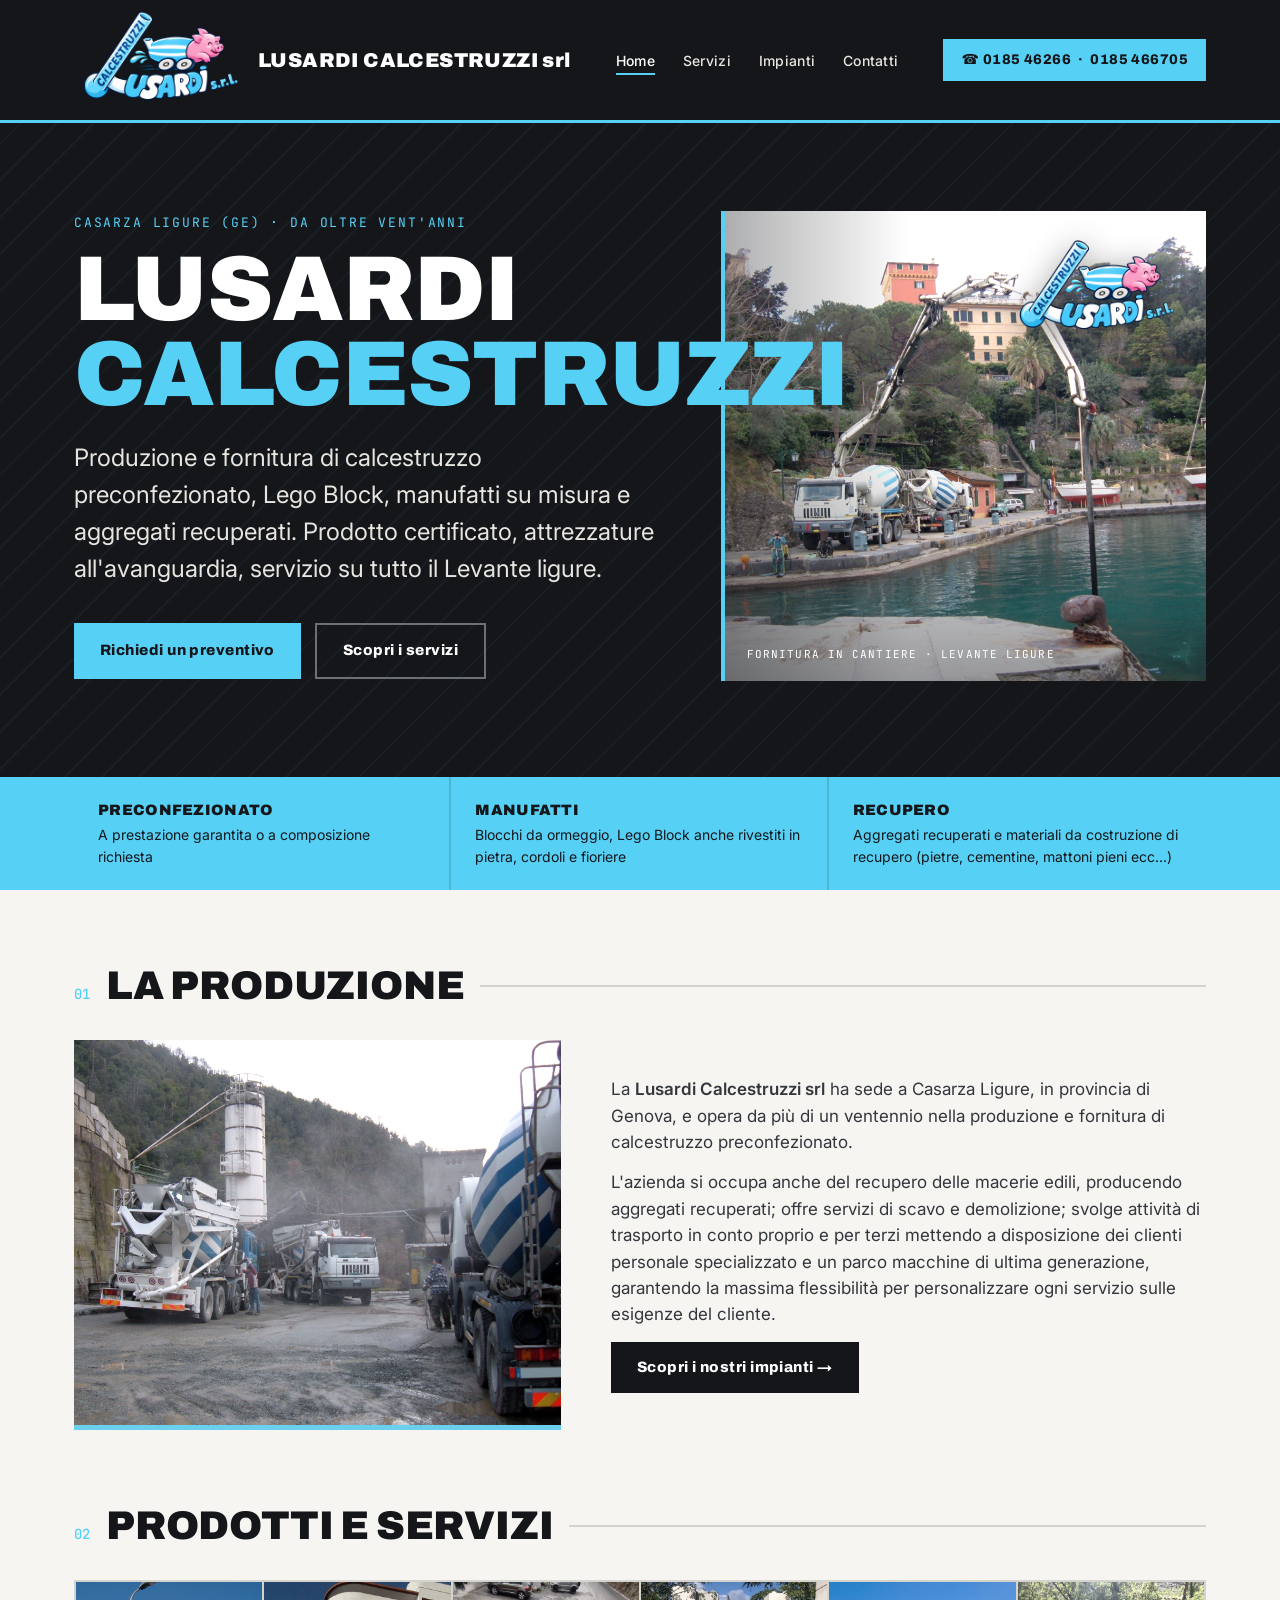
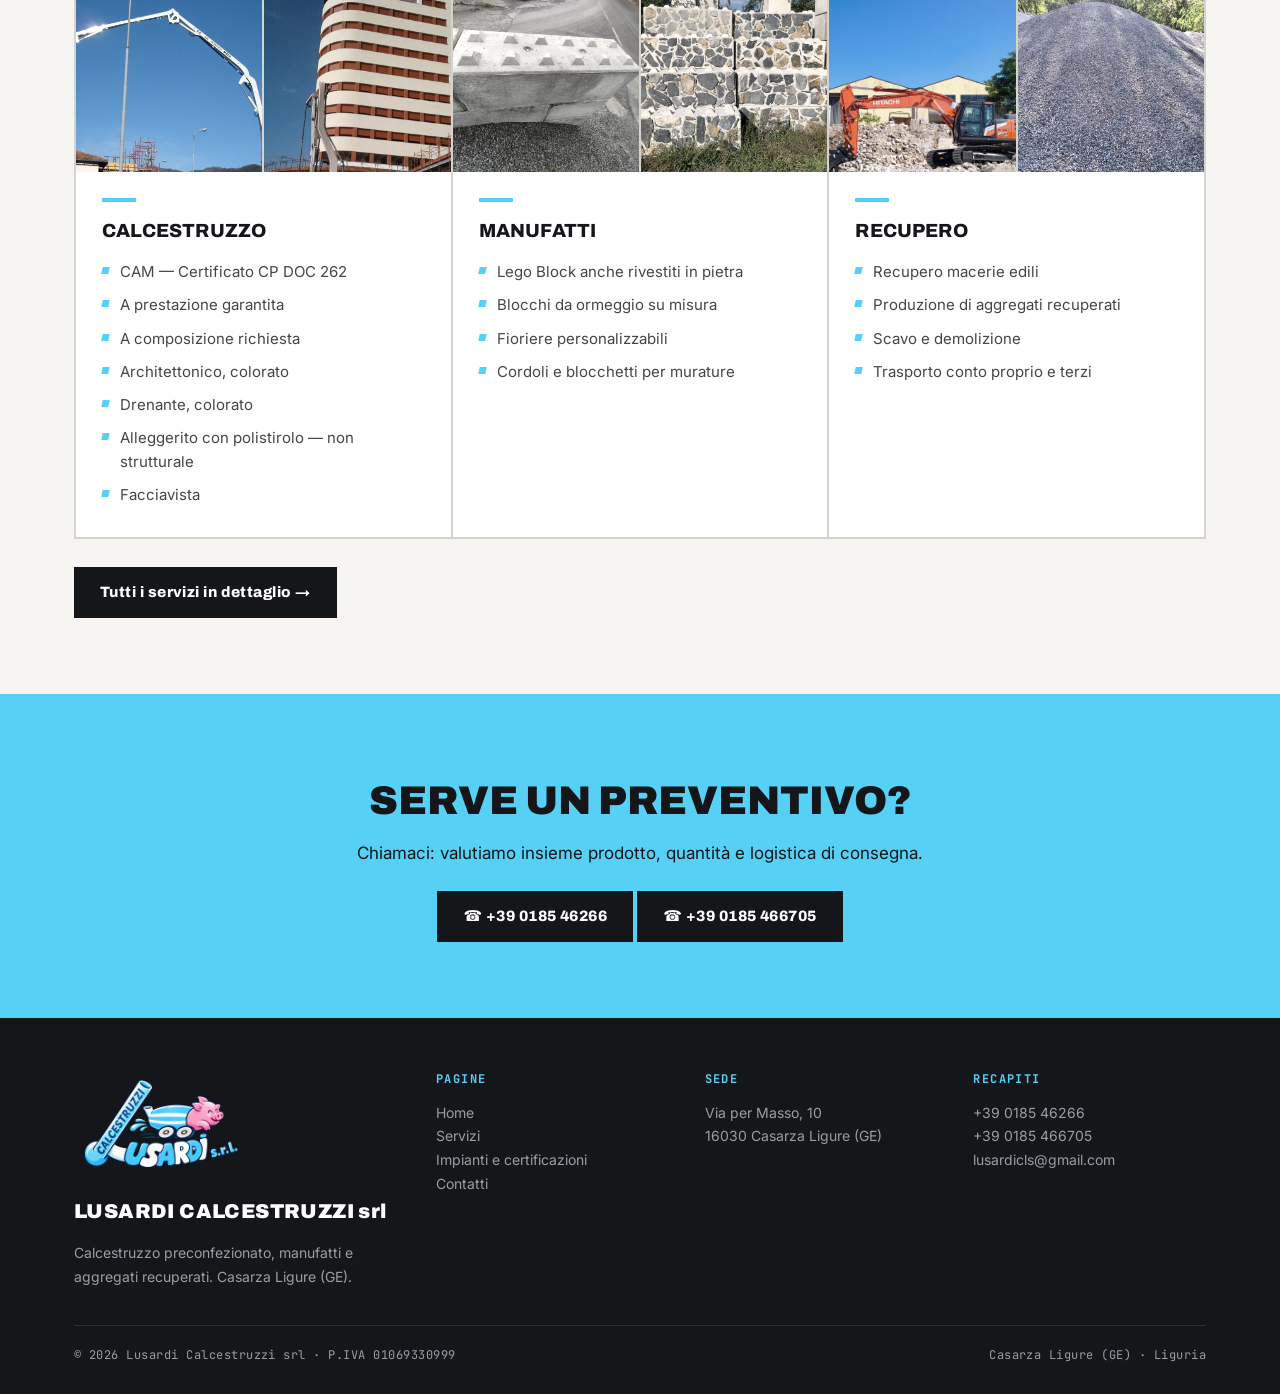
<file: index.html>
<!DOCTYPE html>
<html lang="it">
<head>
<meta charset="UTF-8">
<meta name="viewport" content="width=device-width, initial-scale=1">
<link rel="icon" href="assets/favicon-tab.png" type="image/png">
<title>Calcestruzzo a Casarza Ligure | Lusardi Calcestruzzi</title>
<meta name="description" content="Lusardi Calcestruzzi srl, Casarza Ligure (GE). Produzione di calcestruzzo preconfezionato, manufatti su misura e aggregati recuperati.">
<meta name="robots" content="index, follow, max-image-preview:large">
<link rel="canonical" href="https://www.lusardicalcestruzzi.com/">
<link rel="sitemap" type="application/xml" href="https://www.lusardicalcestruzzi.com/sitemap.xml">
<meta property="og:locale" content="it_IT">
<meta property="og:type" content="website">
<meta property="og:site_name" content="Lusardi Calcestruzzi srl">
<meta property="og:title" content="Calcestruzzo a Casarza Ligure | Lusardi Calcestruzzi">
<meta property="og:description" content="Produzione di calcestruzzo preconfezionato, manufatti su misura e aggregati recuperati a Casarza Ligure.">
<meta property="og:url" content="https://www.lusardicalcestruzzi.com/">
<meta property="og:image" content="https://www.lusardicalcestruzzi.com/assets/lusardi-social.png">
<meta property="og:image:secure_url" content="https://www.lusardicalcestruzzi.com/assets/lusardi-social.png">
<meta property="og:image:type" content="image/png">
<meta property="og:image:width" content="1536">
<meta property="og:image:height" content="1024">
<meta property="og:image:alt" content="Logo Lusardi Calcestruzzi con betoniera e mascotte">
<meta name="twitter:card" content="summary_large_image">
<meta name="twitter:title" content="Calcestruzzo a Casarza Ligure | Lusardi Calcestruzzi">
<meta name="twitter:description" content="Produzione di calcestruzzo preconfezionato, manufatti su misura e aggregati recuperati a Casarza Ligure.">
<meta name="twitter:image" content="https://www.lusardicalcestruzzi.com/assets/lusardi-social.png">
<meta name="twitter:image:alt" content="Logo Lusardi Calcestruzzi con betoniera e mascotte">
<script type="application/ld+json">
{"@context":"https://schema.org","@type":"LocalBusiness","@id":"https://www.lusardicalcestruzzi.com/#azienda","name":"Lusardi Calcestruzzi srl","legalName":"Lusardi Calcestruzzi srl","url":"https://www.lusardicalcestruzzi.com/","telephone":["+39 0185 46266","+39 0185 466705"],"email":"lusardicls@gmail.com","vatID":"IT01069330999","address":{"@type":"PostalAddress","streetAddress":"Via per Masso, 10","postalCode":"16030","addressLocality":"Casarza Ligure","addressRegion":"GE","addressCountry":"IT"},"areaServed":{"@type":"AdministrativeArea","name":"Levante ligure"},"hasMap":"https://www.google.com/maps?q=44.271523,9.478204"}
</script>
<link rel="preconnect" href="https://fonts.googleapis.com">
<link rel="preconnect" href="https://fonts.gstatic.com" crossorigin>
<link href="https://fonts.googleapis.com/css2?family=Archivo:wght@400;600;800;900&family=Inter:wght@400;500;600&family=JetBrains+Mono:wght@500&display=swap" rel="stylesheet">
<link rel="stylesheet" href="style.css">
</head>
<body class="photo-home">

<header>
  <nav class="wrap nav">
    <a href="./" class="brand"><img class="brand-logo" src="assets/logo-lusardi-trasparente.png" alt="Logo Lusardi">LUSARDI CALCESTRUZZI srl</a>
    <ul id="menu">
      <li><a href="./" class="active">Home</a></li>
      <li><a href="i-nostri-servizi">Servizi</a></li>
      <li><a href="i-nostri-impianti">Impianti</a></li>
      <li><a href="contatti">Contatti</a></li>
    </ul>
    <div class="call call-multi"><a href="tel:+39018546266">☎ 0185 46266</a><span>·</span><a href="tel:+390185466705">0185 466705</a></div>
    <button class="menu-btn" id="menuBtn" aria-label="Menu"><span></span><span></span><span></span></button>
  </nav>
</header>

<main>
  <div class="hero">
    <div class="wrap">
      <div class="hero-copy">
        <div class="loc">Casarza Ligure (GE) · da oltre vent'anni</div>
        <h1>LUSARDI<br><span class="col">CALCESTRUZZI</span></h1>
        <p class="sub">Produzione e fornitura di calcestruzzo preconfezionato, Lego Block, manufatti su misura e aggregati recuperati. Prodotto certificato, attrezzature all'avanguardia, servizio su tutto il Levante ligure.</p>
        <div class="actions">
          <a class="btn btn-y" href="contatti">Richiedi un preventivo</a>
          <a class="btn btn-o" href="i-nostri-servizi">Scopri i servizi</a>
        </div>
      </div>
      <figure class="hero-media">
        <img class="hero-photo" src="assets/sito-originale/22-lusardi-calcestruzzi-1-1920w.jpg" alt="Autobetoniere Lusardi durante un getto di calcestruzzo nel Levante ligure" width="1920" height="1440">
        <img class="hero-mark" src="assets/logo-lusardi-trasparente.png" alt="Lusardi Calcestruzzi srl" width="1536" height="1024">
        <figcaption class="photo-caption">Fornitura in cantiere · Levante ligure</figcaption>
      </figure>
    </div>
  </div>

  <div class="specs">
    <div class="wrap"><div class="row">
      <div class="cell"><div class="k">Preconfezionato</div><div class="v">A prestazione garantita o a composizione richiesta</div></div>
      <div class="cell"><div class="k">Manufatti</div><div class="v">Blocchi da ormeggio, Lego Block anche rivestiti in pietra, cordoli e fioriere</div></div>
      <div class="cell"><div class="k">Recupero</div><div class="v">Aggregati recuperati e materiali da costruzione di recupero (pietre, cementine, mattoni pieni ecc...)</div></div>
    </div></div>
  </div>

  <section id="produzione">
    <div class="wrap">
      <div class="sec-head"><span class="num">01</span><h2>La produzione</h2><span class="rule"></span></div>
      <div class="production-layout">
        <img class="production-photo" src="assets/sito-originale/29-Lusardi-calcestruzzi-6-d4c786df-1920w.jpg" alt="Impianto e autobetoniere Lusardi Calcestruzzi" width="1920" height="1440" loading="lazy">
        <div class="lead prose">
          <p>La <strong>Lusardi Calcestruzzi srl</strong> ha sede a Casarza Ligure, in provincia di Genova, e opera da più di un ventennio nella produzione e fornitura di calcestruzzo preconfezionato.</p>
          <p>L'azienda si occupa anche del recupero delle macerie edili, producendo aggregati recuperati; offre servizi di scavo e demolizione; svolge attività di trasporto in conto proprio e per terzi mettendo a disposizione dei clienti personale specializzato e un parco macchine di ultima generazione, garantendo la massima flessibilità per personalizzare ogni servizio sulle esigenze del cliente.</p>
          <a class="btn btn-d" href="i-nostri-impianti">Scopri i nostri impianti →</a>
        </div>
      </div>
    </div>
  </section>

  <section id="prodotti" style="padding-top:0">
    <div class="wrap">
      <div class="sec-head"><span class="num">02</span><h2>Prodotti e servizi</h2><span class="rule"></span></div>
      <div class="grid3">
        <article class="card photo-card">
          <div class="photo-card-media"><img src="assets/foto-2026/11-cantiere.jpg" alt="Lavorazione del calcestruzzo Lusardi in cantiere" width="1600" height="1200" loading="lazy"><img src="assets/foto-2026/15-getto-calcestruzzo.jpg" alt="Getto di calcestruzzo Lusardi in cantiere" width="576" height="960" loading="lazy"></div>
          <div class="photo-card-content">
            <h3><span class="bar"></span>Calcestruzzo</h3>
            <ul><li>CAM — Certificato CP DOC 262</li><li>A prestazione garantita</li><li>A composizione richiesta</li><li>Architettonico, colorato</li><li>Drenante, colorato</li><li>Alleggerito con polistirolo — non strutturale</li><li>Facciavista</li></ul>
          </div>
        </article>
        <article class="card photo-card">
          <div class="photo-card-media"><img src="assets/foto-2026/01-legoblock.jpg" alt="Lego Block in calcestruzzo prodotti da Lusardi" width="1600" height="1202" loading="lazy"><img src="assets/foto-2026/02b-legoblock-rivestiti.jpg" alt="Lego Block rivestiti in pietra" width="1600" height="1200" loading="lazy"></div>
          <div class="photo-card-content">
            <h3><span class="bar"></span>Manufatti</h3>
            <ul><li>Lego Block anche rivestiti in pietra</li><li>Blocchi da ormeggio su misura</li><li>Fioriere personalizzabili</li><li>Cordoli e blocchetti per murature</li></ul>
          </div>
        </article>
        <article class="card photo-card">
          <div class="photo-card-media"><img src="assets/foto-2026/06-cer-170101.jpg" alt="Recupero di rifiuti da costruzione e demolizione CER 170101" width="1600" height="1200" loading="lazy"><img src="assets/foto-2026/03-sabbione.jpg" alt="Sabbione prodotto dal recupero delle macerie edili" width="1200" height="1600" loading="lazy"></div>
          <div class="photo-card-content">
            <h3><span class="bar"></span>Recupero</h3>
            <ul><li>Recupero macerie edili</li><li>Produzione di aggregati recuperati</li><li>Scavo e demolizione</li><li>Trasporto conto proprio e terzi</li></ul>
          </div>
        </article>
      </div>
      <div style="margin-top:28px"><a class="btn btn-d" href="i-nostri-servizi">Tutti i servizi in dettaglio →</a></div>
    </div>
  </section>

  <section class="cta">
    <div class="wrap">
      <h2>Serve un preventivo?</h2>
      <p>Chiamaci: valutiamo insieme prodotto, quantità e logistica di consegna.</p>
      <a class="btn btn-d" href="tel:+39018546266">☎ +39 0185 46266</a> <a class="btn btn-d" href="tel:+390185466705">☎ +39 0185 466705</a>
    </div>
  </section>
</main>

<footer>
  <div class="wrap">
    <div class="foot-grid">
      <div><div class="brand"><img class="brand-logo" src="assets/logo-lusardi-trasparente.png" alt="Logo Lusardi">LUSARDI CALCESTRUZZI srl</div><p>Calcestruzzo preconfezionato, manufatti e aggregati recuperati. Casarza Ligure (GE).</p></div>
      <div><h4>Pagine</h4><nav><a href="./">Home</a><a href="i-nostri-servizi">Servizi</a><a href="i-nostri-impianti">Impianti e certificazioni</a><a href="contatti">Contatti</a></nav></div>
      <div><h4>Sede</h4><p>Via per Masso, 10<br>16030 Casarza Ligure (GE)</p></div>
      <div><h4>Recapiti</h4><p><a href="tel:+39018546266">+39 0185 46266</a><br><a href="tel:+390185466705">+39 0185 466705</a><br><a href="mailto:lusardicls@gmail.com">lusardicls@gmail.com</a></p></div>
    </div>
    <div class="foot-bar"><span>© <span id="year"></span> Lusardi Calcestruzzi srl · P.IVA 01069330999</span><span>Casarza Ligure (GE) · Liguria</span></div>
  </div>
</footer>

<script src="script.js"></script>
</body>
</html>
</file>
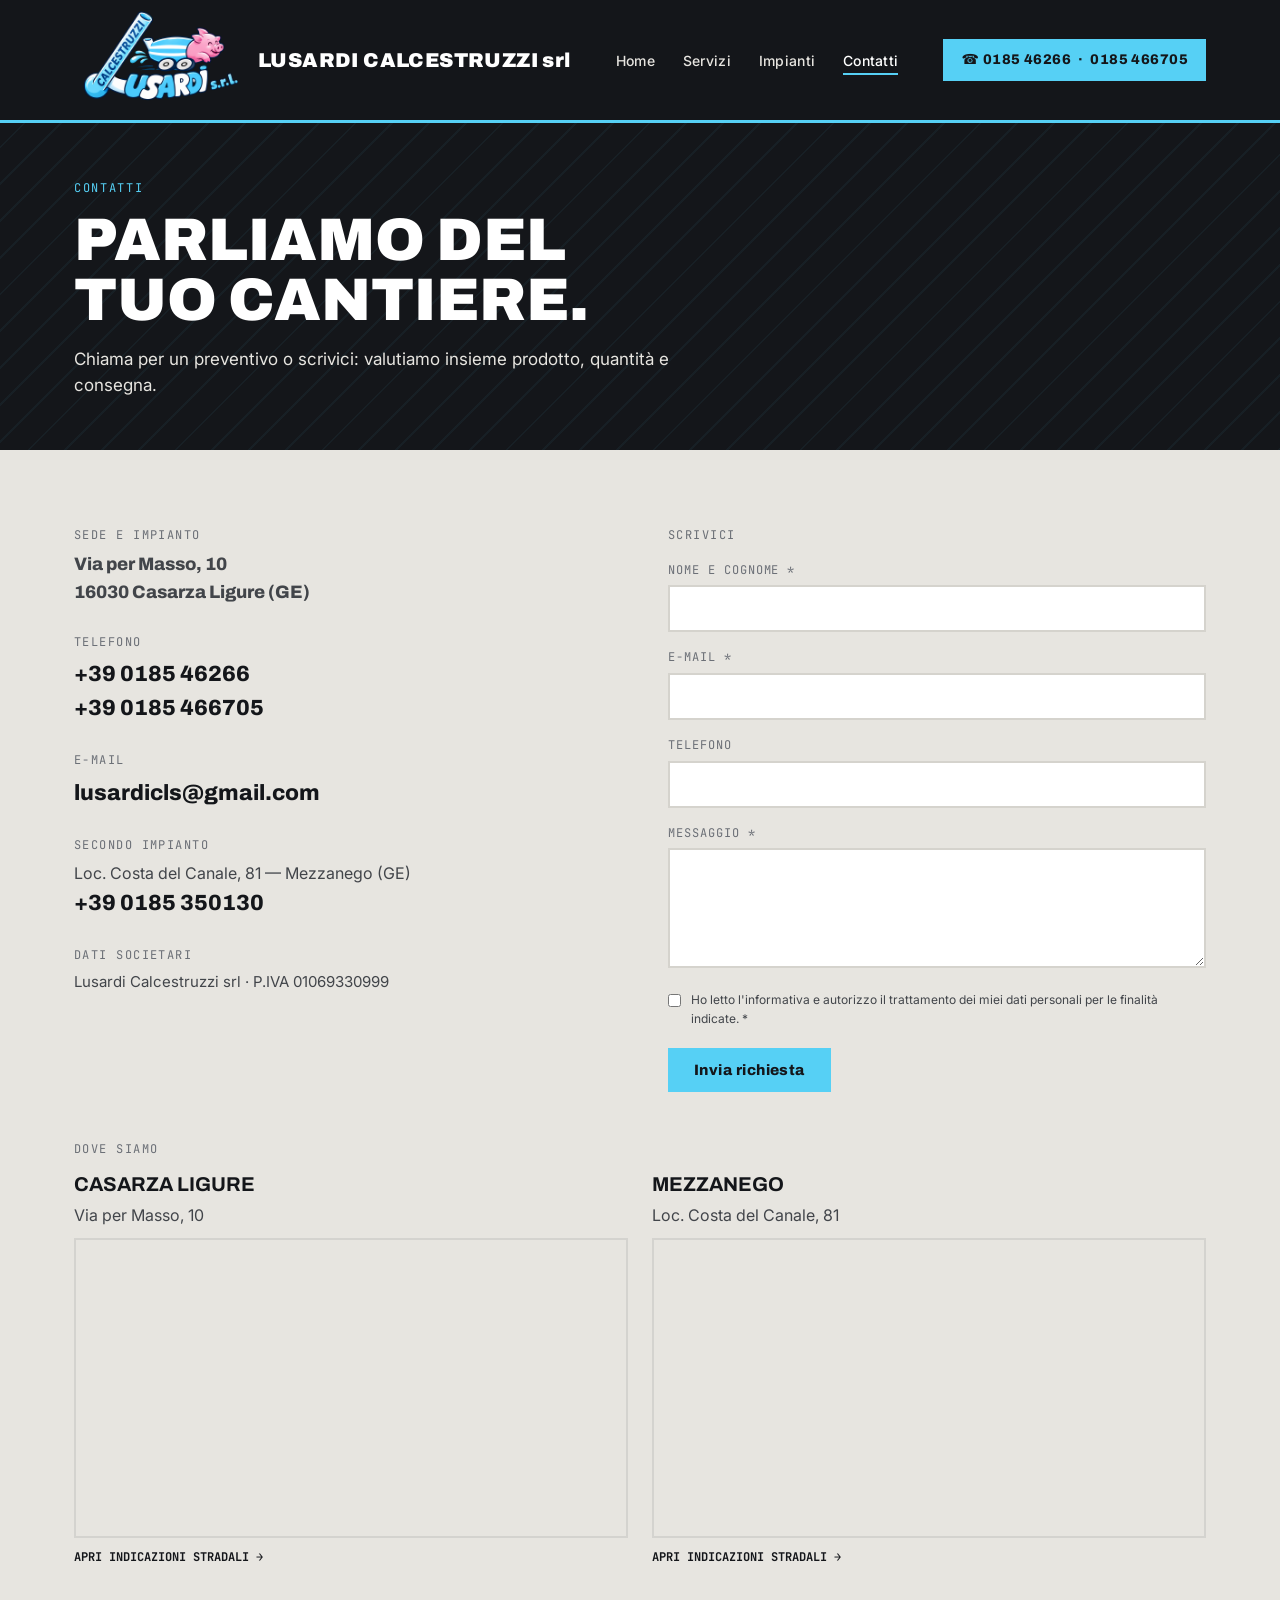
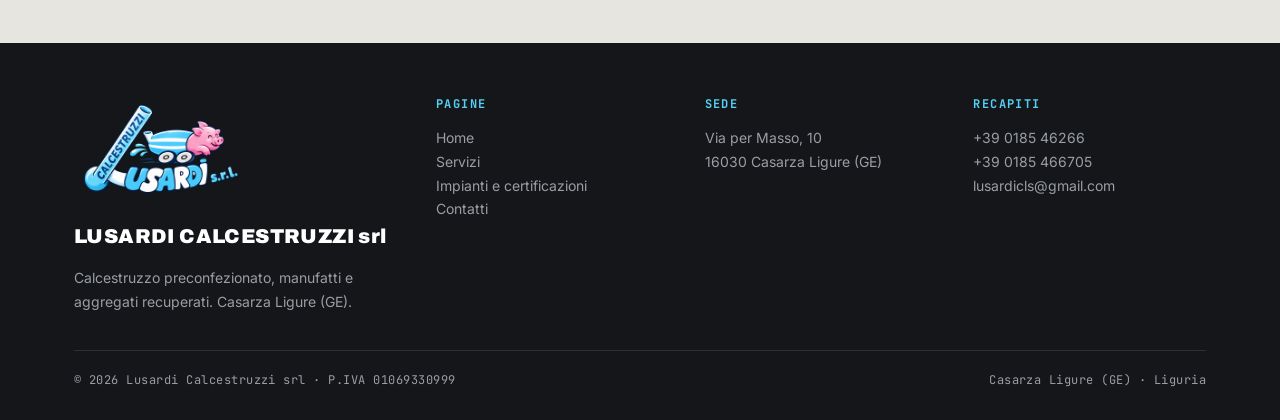
<file: contatti.html>
<!DOCTYPE html>
<html lang="it">
<head>
<meta charset="UTF-8">
<meta name="viewport" content="width=device-width, initial-scale=1">
<link rel="icon" href="assets/favicon-tab.png" type="image/png">
<title>Contatti a Casarza Ligure | Lusardi Calcestruzzi</title>
<meta name="description" content="Contatta Lusardi Calcestruzzi srl a Casarza Ligure (GE). Telefoni 0185 46266 e 0185 466705, e-mail lusardicls@gmail.com. Richiedi un preventivo.">
<meta name="robots" content="index, follow, max-image-preview:large">
<link rel="canonical" href="https://www.lusardicalcestruzzi.com/contatti">
<link rel="sitemap" type="application/xml" href="https://www.lusardicalcestruzzi.com/sitemap.xml">
<meta property="og:locale" content="it_IT">
<meta property="og:type" content="website">
<meta property="og:site_name" content="Lusardi Calcestruzzi srl">
<meta property="og:title" content="Contatti a Casarza Ligure | Lusardi Calcestruzzi">
<meta property="og:description" content="Contatta Lusardi Calcestruzzi per informazioni e preventivi. Sede a Casarza Ligure, impianto anche a Mezzanego.">
<meta property="og:url" content="https://www.lusardicalcestruzzi.com/contatti">
<meta property="og:image" content="https://www.lusardicalcestruzzi.com/assets/lusardi-social.png">
<meta property="og:image:secure_url" content="https://www.lusardicalcestruzzi.com/assets/lusardi-social.png">
<meta property="og:image:type" content="image/png">
<meta property="og:image:width" content="1536">
<meta property="og:image:height" content="1024">
<meta property="og:image:alt" content="Logo Lusardi Calcestruzzi con betoniera e mascotte">
<meta name="twitter:card" content="summary_large_image">
<meta name="twitter:title" content="Contatti a Casarza Ligure | Lusardi Calcestruzzi">
<meta name="twitter:description" content="Contatta Lusardi Calcestruzzi per informazioni e preventivi. Sede a Casarza Ligure, impianto anche a Mezzanego.">
<meta name="twitter:image" content="https://www.lusardicalcestruzzi.com/assets/lusardi-social.png">
<meta name="twitter:image:alt" content="Logo Lusardi Calcestruzzi con betoniera e mascotte">
<script type="application/ld+json">
{"@context":"https://schema.org","@type":"ContactPage","name":"Contatti Lusardi Calcestruzzi srl","url":"https://www.lusardicalcestruzzi.com/contatti","mainEntity":{"@type":"LocalBusiness","@id":"https://www.lusardicalcestruzzi.com/#azienda","name":"Lusardi Calcestruzzi srl","telephone":["+39 0185 46266","+39 0185 466705"],"email":"lusardicls@gmail.com","address":{"@type":"PostalAddress","streetAddress":"Via per Masso, 10","postalCode":"16030","addressLocality":"Casarza Ligure","addressRegion":"GE","addressCountry":"IT"}}}
</script>
<link rel="preconnect" href="https://fonts.googleapis.com">
<link rel="preconnect" href="https://fonts.gstatic.com" crossorigin>
<link href="https://fonts.googleapis.com/css2?family=Archivo:wght@400;600;800;900&family=Inter:wght@400;500;600&family=JetBrains+Mono:wght@500&display=swap" rel="stylesheet">
<link rel="stylesheet" href="style.css">
</head>
<body>

<header>
  <nav class="wrap nav">
    <a href="./" class="brand"><img class="brand-logo" src="assets/logo-lusardi-trasparente.png" alt="Logo Lusardi">LUSARDI CALCESTRUZZI srl</a>
    <ul id="menu">
      <li><a href="./">Home</a></li>
      <li><a href="i-nostri-servizi">Servizi</a></li>
      <li><a href="i-nostri-impianti">Impianti</a></li>
      <li><a href="contatti" class="active">Contatti</a></li>
    </ul>
    <div class="call call-multi"><a href="tel:+39018546266">☎ 0185 46266</a><span>·</span><a href="tel:+390185466705">0185 466705</a></div>
    <button class="menu-btn" id="menuBtn" aria-label="Menu"><span></span><span></span><span></span></button>
  </nav>
</header>

<div class="phero">
  <div class="wrap">
    <div class="loc">Contatti</div>
    <h1>Parliamo del<br>tuo cantiere.</h1>
    <p>Chiama per un preventivo o scrivici: valutiamo insieme prodotto, quantità e consegna.</p>
  </div>
</div>

<section class="contact">
  <div class="wrap">
    <div class="contact-grid">
      <div>
        <div class="info-block">
          <div class="code">Sede e impianto</div>
          <p class="big" style="font-size:18px">Via per Masso, 10<br>16030 Casarza Ligure (GE)</p>
        </div>
        <div class="info-block">
          <div class="code">Telefono</div>
          <a class="big" href="tel:+39018546266">+39 0185 46266</a><br>
          <a class="big" href="tel:+390185466705">+39 0185 466705</a>
        </div>
        <div class="info-block">
          <div class="code">E-mail</div>
          <a class="big" href="mailto:lusardicls@gmail.com">lusardicls@gmail.com</a>
        </div>
        <div class="info-block">
          <div class="code">Secondo impianto</div>
          <p style="font-size:16px">Loc. Costa del Canale, 81 — Mezzanego (GE)</p>
          <a class="big" href="tel:+390185350130">+39 0185 350130</a>
        </div>
        <div class="info-block">
          <div class="code">Dati societari</div>
          <p style="font-size:15px">Lusardi Calcestruzzi srl · P.IVA 01069330999</p>
        </div>
      </div>
      <div>
        <div class="code" style="margin-bottom:8px">Scrivici</div>
        <form id="contactForm">
          <input type="hidden" name="_subject" value="Nuova richiesta dal sito Lusardi Calcestruzzi">
          <input type="hidden" name="_template" value="table">
          <input type="hidden" name="_captcha" value="false">
          <input type="text" name="_honey" tabindex="-1" autocomplete="off" style="display:none" aria-hidden="true">
          <label for="nome">Nome e cognome *</label>
          <input id="nome" name="Nome e cognome" autocomplete="name" required>
          <label for="email">E-mail *</label>
          <input id="email" name="email" type="email" autocomplete="email" required>
          <label for="tel">Telefono</label>
          <input id="tel" name="Telefono" type="tel" autocomplete="tel">
          <label for="msg">Messaggio *</label>
          <textarea id="msg" name="Messaggio" required></textarea>
          <div class="consent">
            <input id="privacy" name="Consenso privacy" value="Accettato" type="checkbox" required>
            <label for="privacy">Ho letto l'informativa e autorizzo il trattamento dei miei dati personali per le finalità indicate. *</label>
          </div>
          <button class="btn btn-y" type="submit">Invia richiesta</button>
          <div class="form-msg" id="formMsg"></div>
        </form>
      </div>
    </div>

    <div style="margin-top:48px">
      <div class="code" style="margin-bottom:10px">Dove siamo</div>
      <div class="maps-grid">
        <div class="map-location">
          <h3>Casarza Ligure</h3>
          <p>Via per Masso, 10</p>
          <iframe class="map-embed" loading="lazy" referrerpolicy="no-referrer-when-downgrade"
            title="Mappa impianto Lusardi di Casarza Ligure"
            src="https://www.google.com/maps?q=44.271523%2C9.478204&z=13&output=embed"></iframe>
          <a class="map-link" href="https://www.google.com/maps/dir/?api=1&amp;destination=44.271523%2C9.478204" target="_blank" rel="noopener">Apri indicazioni stradali →</a>
        </div>
        <div class="map-location">
          <h3>Mezzanego</h3>
          <p>Loc. Costa del Canale, 81</p>
          <iframe class="map-embed" loading="lazy" referrerpolicy="no-referrer-when-downgrade"
            title="Mappa impianto Lusardi di Mezzanego"
            src="https://www.google.com/maps?q=44.37319%2C9.36557&z=13&output=embed"></iframe>
          <a class="map-link" href="https://www.google.com/maps/dir/?api=1&amp;destination=44.37319%2C9.36557" target="_blank" rel="noopener">Apri indicazioni stradali →</a>
        </div>
      </div>
    </div>
  </div>
</section>

<footer>
  <div class="wrap">
    <div class="foot-grid">
      <div>
        <div class="brand"><img class="brand-logo" src="assets/logo-lusardi-trasparente.png" alt="Logo Lusardi">LUSARDI CALCESTRUZZI srl</div>
        <p>Calcestruzzo preconfezionato, manufatti e aggregati recuperati. Casarza Ligure (GE).</p>
      </div>
      <div>
        <h4>Pagine</h4>
        <nav><a href="./">Home</a><a href="i-nostri-servizi">Servizi</a><a href="i-nostri-impianti">Impianti e certificazioni</a><a href="contatti">Contatti</a></nav>
      </div>
      <div>
        <h4>Sede</h4>
        <p>Via per Masso, 10<br>16030 Casarza Ligure (GE)</p>
      </div>
      <div>
        <h4>Recapiti</h4>
        <p><a href="tel:+39018546266">+39 0185 46266</a><br><a href="tel:+390185466705">+39 0185 466705</a><br><a href="mailto:lusardicls@gmail.com">lusardicls@gmail.com</a></p>
      </div>
    </div>
    <div class="foot-bar">
      <span>© <span id="year"></span> Lusardi Calcestruzzi srl · P.IVA 01069330999</span>
      <span>Casarza Ligure (GE) · Liguria</span>
    </div>
  </div>
</footer>

<script src="script.js"></script>
</body>
</html>
</file>
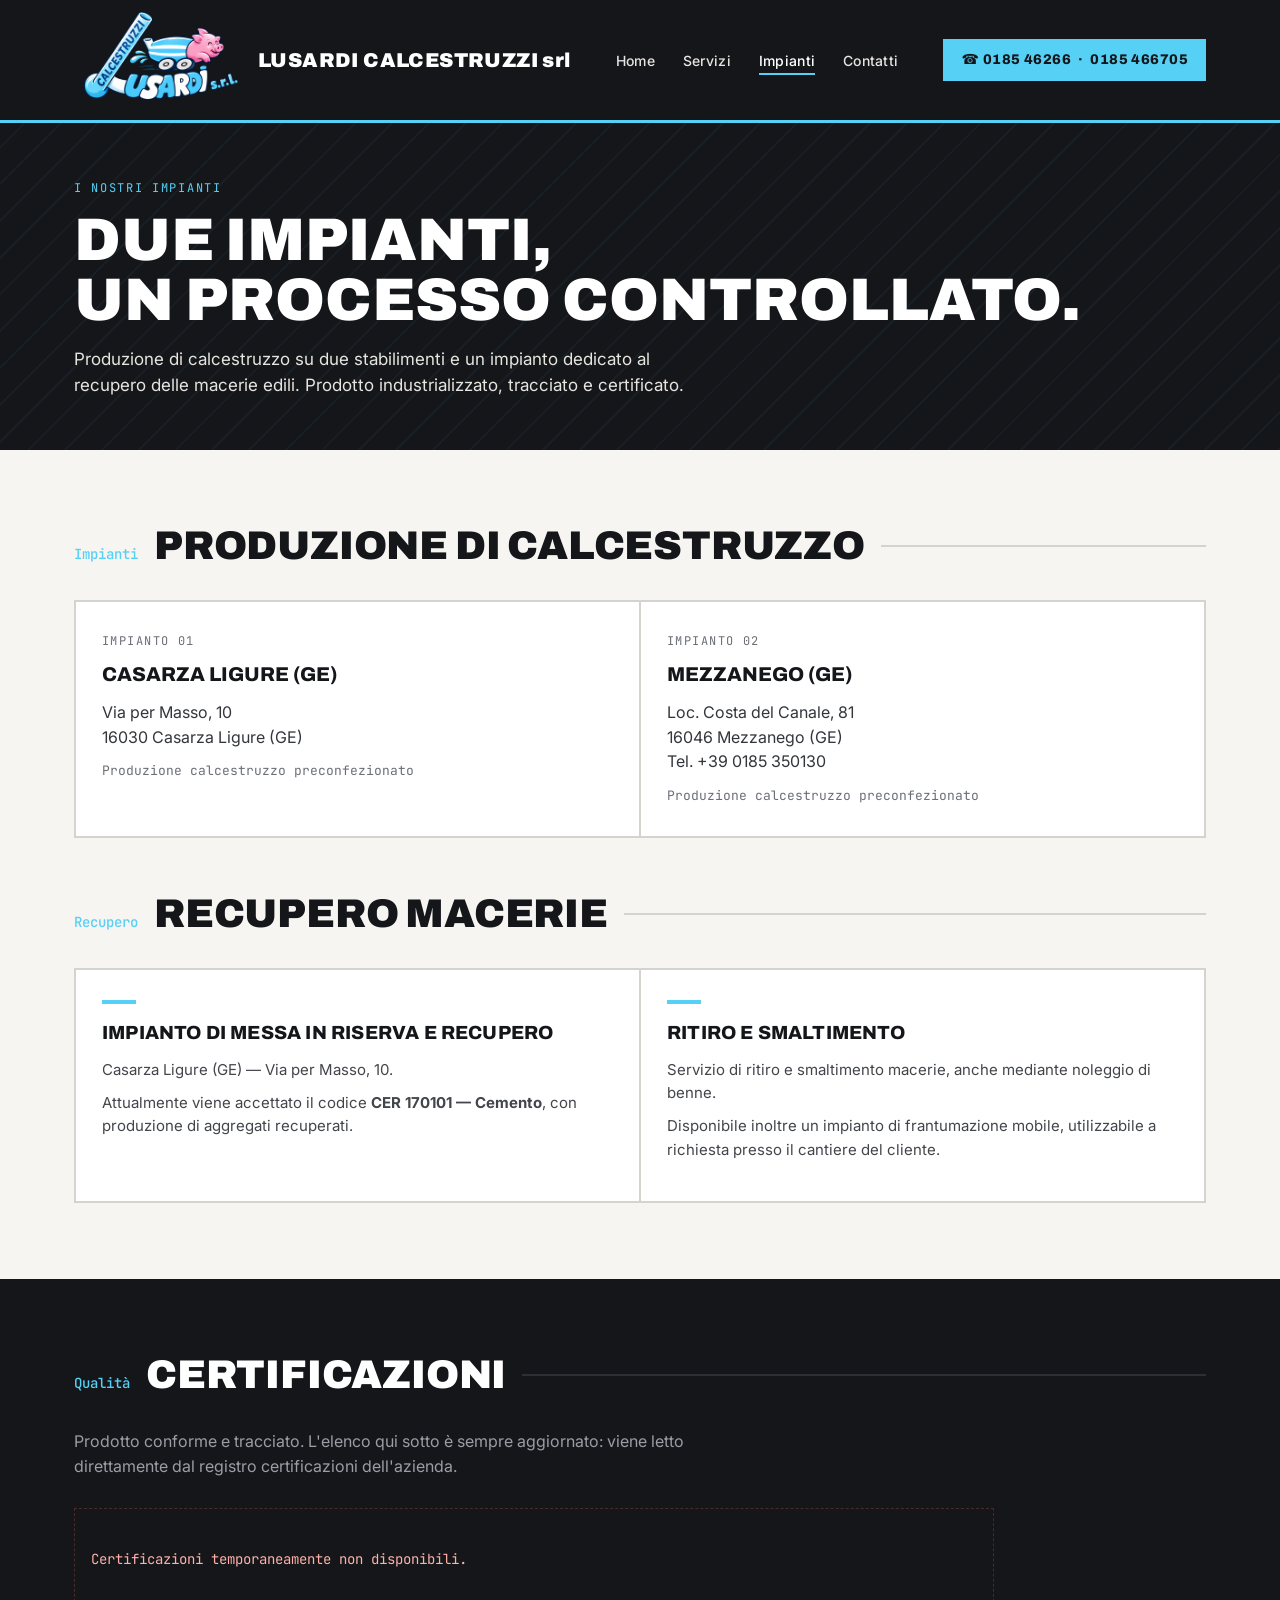
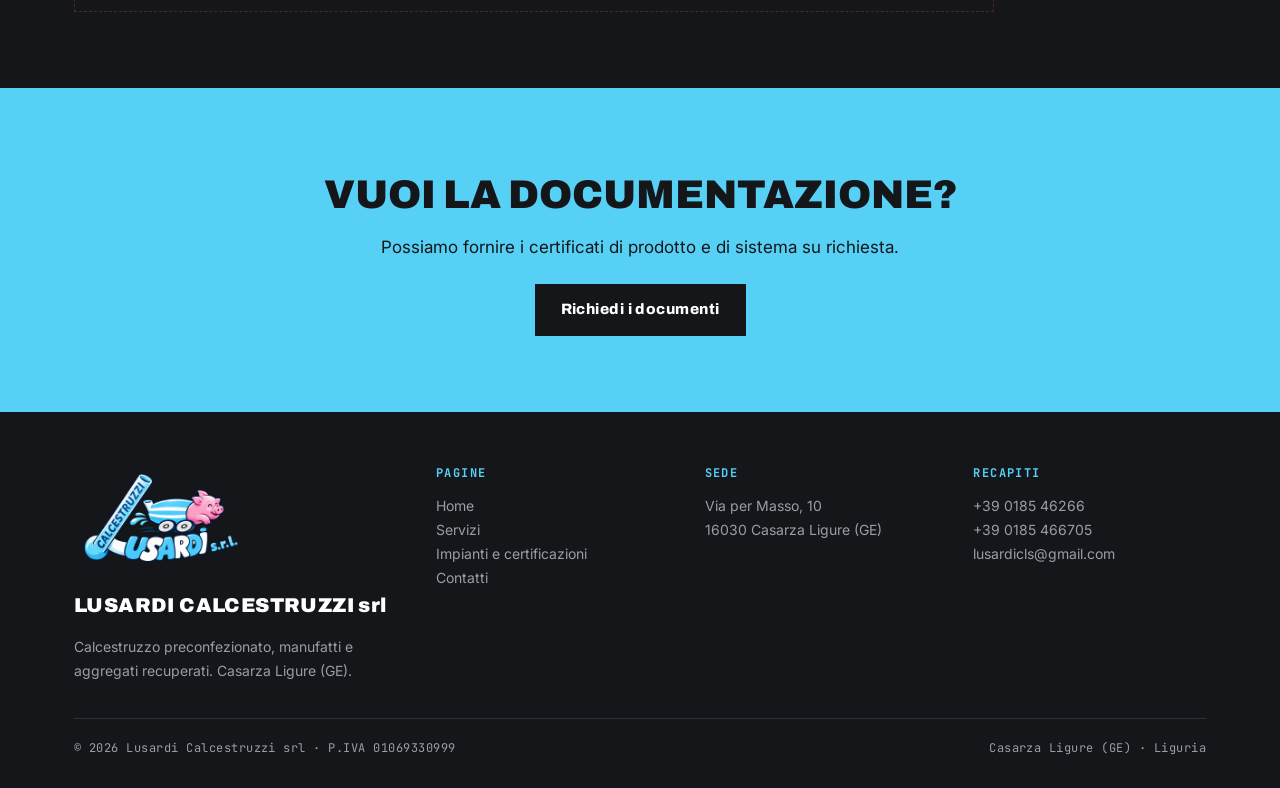
<file: i-nostri-impianti.html>
<!DOCTYPE html>
<html lang="it">
<head>
<meta charset="UTF-8">
<meta name="viewport" content="width=device-width, initial-scale=1">
<link rel="icon" href="assets/favicon-tab.png" type="image/png">
<title>Impianti e certificazioni | Lusardi Calcestruzzi</title>
<meta name="description" content="Impianti di produzione calcestruzzo a Casarza Ligure e Mezzanego, impianto di recupero macerie e certificazioni CAM e ICMQ di Lusardi Calcestruzzi srl.">
<meta name="robots" content="index, follow, max-image-preview:large">
<link rel="canonical" href="https://www.lusardicalcestruzzi.com/i-nostri-impianti">
<link rel="sitemap" type="application/xml" href="https://www.lusardicalcestruzzi.com/sitemap.xml">
<meta property="og:locale" content="it_IT">
<meta property="og:type" content="website">
<meta property="og:site_name" content="Lusardi Calcestruzzi srl">
<meta property="og:title" content="Impianti e certificazioni | Lusardi Calcestruzzi">
<meta property="og:description" content="Impianti di Casarza Ligure e Mezzanego, recupero macerie e certificazioni CAM e ICMQ.">
<meta property="og:url" content="https://www.lusardicalcestruzzi.com/i-nostri-impianti">
<meta property="og:image" content="https://www.lusardicalcestruzzi.com/assets/lusardi-social.png">
<meta property="og:image:secure_url" content="https://www.lusardicalcestruzzi.com/assets/lusardi-social.png">
<meta property="og:image:type" content="image/png">
<meta property="og:image:width" content="1536">
<meta property="og:image:height" content="1024">
<meta property="og:image:alt" content="Logo Lusardi Calcestruzzi con betoniera e mascotte">
<meta name="twitter:card" content="summary_large_image">
<meta name="twitter:title" content="Impianti e certificazioni | Lusardi Calcestruzzi">
<meta name="twitter:description" content="Impianti di Casarza Ligure e Mezzanego, recupero macerie e certificazioni CAM e ICMQ.">
<meta name="twitter:image" content="https://www.lusardicalcestruzzi.com/assets/lusardi-social.png">
<meta name="twitter:image:alt" content="Logo Lusardi Calcestruzzi con betoniera e mascotte">
<script type="application/ld+json">
{"@context":"https://schema.org","@type":"WebPage","name":"Impianti e certificazioni","url":"https://www.lusardicalcestruzzi.com/i-nostri-impianti","about":{"@type":"LocalBusiness","@id":"https://www.lusardicalcestruzzi.com/#azienda","name":"Lusardi Calcestruzzi srl"}}
</script>
<link rel="preconnect" href="https://fonts.googleapis.com">
<link rel="preconnect" href="https://fonts.gstatic.com" crossorigin>
<link href="https://fonts.googleapis.com/css2?family=Archivo:wght@400;600;800;900&family=Inter:wght@400;500;600&family=JetBrains+Mono:wght@500&display=swap" rel="stylesheet">
<link rel="stylesheet" href="style.css">
</head>
<body>

<header>
  <nav class="wrap nav">
    <a href="./" class="brand"><img class="brand-logo" src="assets/logo-lusardi-trasparente.png" alt="Logo Lusardi">LUSARDI CALCESTRUZZI srl</a>
    <ul id="menu">
      <li><a href="./">Home</a></li>
      <li><a href="i-nostri-servizi">Servizi</a></li>
      <li><a href="i-nostri-impianti" class="active">Impianti</a></li>
      <li><a href="contatti">Contatti</a></li>
    </ul>
    <div class="call call-multi"><a href="tel:+39018546266">☎ 0185 46266</a><span>·</span><a href="tel:+390185466705">0185 466705</a></div>
    <button class="menu-btn" id="menuBtn" aria-label="Menu"><span></span><span></span><span></span></button>
  </nav>
</header>

<div class="phero">
  <div class="wrap">
    <div class="loc">I nostri impianti</div>
    <h1>Due impianti,<br>un processo controllato.</h1>
    <p>Produzione di calcestruzzo su due stabilimenti e un impianto dedicato al recupero delle macerie edili. Prodotto industrializzato, tracciato e certificato.</p>
  </div>
</div>

<section id="impianti">
  <div class="wrap">
    <div class="sec-head"><span class="num">Impianti</span><h2>Produzione di calcestruzzo</h2><span class="rule"></span></div>
    <div class="plant">
      <div class="p">
        <div class="code">Impianto 01</div>
        <h3>Casarza Ligure (GE)</h3>
        <p class="addr">Via per Masso, 10<br>16030 Casarza Ligure (GE)</p>
        <p class="tagline">Produzione calcestruzzo preconfezionato</p>
      </div>
      <div class="p">
        <div class="code">Impianto 02</div>
        <h3>Mezzanego (GE)</h3>
        <p class="addr">Loc. Costa del Canale, 81<br>16046 Mezzanego (GE)</p>
        <p class="addr"><a href="tel:+390185350130">Tel. +39 0185 350130</a></p>
        <p class="tagline">Produzione calcestruzzo preconfezionato</p>
      </div>
    </div>

    <div class="sec-head" style="margin-top:56px"><span class="num">Recupero</span><h2>Recupero macerie</h2><span class="rule"></span></div>
    <div class="grid2">
      <div class="card">
        <h3><span class="bar"></span>Impianto di messa in riserva e recupero</h3>
        <p>Casarza Ligure (GE) — Via per Masso, 10.</p>
        <p>Attualmente viene accettato il codice <strong>CER 170101 — Cemento</strong>, con produzione di aggregati recuperati.</p>
      </div>
      <div class="card">
        <h3><span class="bar"></span>Ritiro e smaltimento</h3>
        <p>Servizio di ritiro e smaltimento macerie, anche mediante noleggio di benne.</p>
        <p>Disponibile inoltre un impianto di frantumazione mobile, utilizzabile a richiesta presso il cantiere del cliente.</p>
      </div>
    </div>
  </div>
</section>

<!-- ===== CERTIFICAZIONI (elenco aggiornabile dal cliente via Foglio Google) ===== -->
<section id="certificazioni" class="cert">
  <div class="wrap">
    <div class="sec-head"><span class="num">Qualità</span><h2>Certificazioni</h2><span class="rule"></span></div>
    <p class="intro">Prodotto conforme e tracciato. L'elenco qui sotto è sempre aggiornato: viene letto direttamente dal registro certificazioni dell'azienda.</p>
    <div id="certContent">
      <div class="cert-state" id="certLoading">Caricamento certificazioni in corso…</div>
    </div>
  </div>
</section>

<section class="cta">
  <div class="wrap">
    <h2>Vuoi la documentazione?</h2>
    <p>Possiamo fornire i certificati di prodotto e di sistema su richiesta.</p>
    <a class="btn btn-d" href="contatti">Richiedi i documenti</a>
  </div>
</section>

<footer>
  <div class="wrap">
    <div class="foot-grid">
      <div>
        <div class="brand"><img class="brand-logo" src="assets/logo-lusardi-trasparente.png" alt="Logo Lusardi">LUSARDI CALCESTRUZZI srl</div>
        <p>Calcestruzzo preconfezionato, manufatti e aggregati recuperati. Casarza Ligure (GE).</p>
      </div>
      <div>
        <h4>Pagine</h4>
        <nav><a href="./">Home</a><a href="i-nostri-servizi">Servizi</a><a href="i-nostri-impianti">Impianti e certificazioni</a><a href="contatti">Contatti</a></nav>
      </div>
      <div>
        <h4>Sede</h4>
        <p>Via per Masso, 10<br>16030 Casarza Ligure (GE)</p>
      </div>
      <div>
        <h4>Recapiti</h4>
        <p><a href="tel:+39018546266">+39 0185 46266</a><br><a href="tel:+390185466705">+39 0185 466705</a><br><a href="mailto:lusardicls@gmail.com">lusardicls@gmail.com</a></p>
      </div>
    </div>
    <div class="foot-bar">
      <span>© <span id="year"></span> Lusardi Calcestruzzi srl · P.IVA 01069330999</span>
      <span>Casarza Ligure (GE) · Liguria</span>
    </div>
  </div>
</footer>

<script src="script.js"></script>
</body>
</html>
</file>
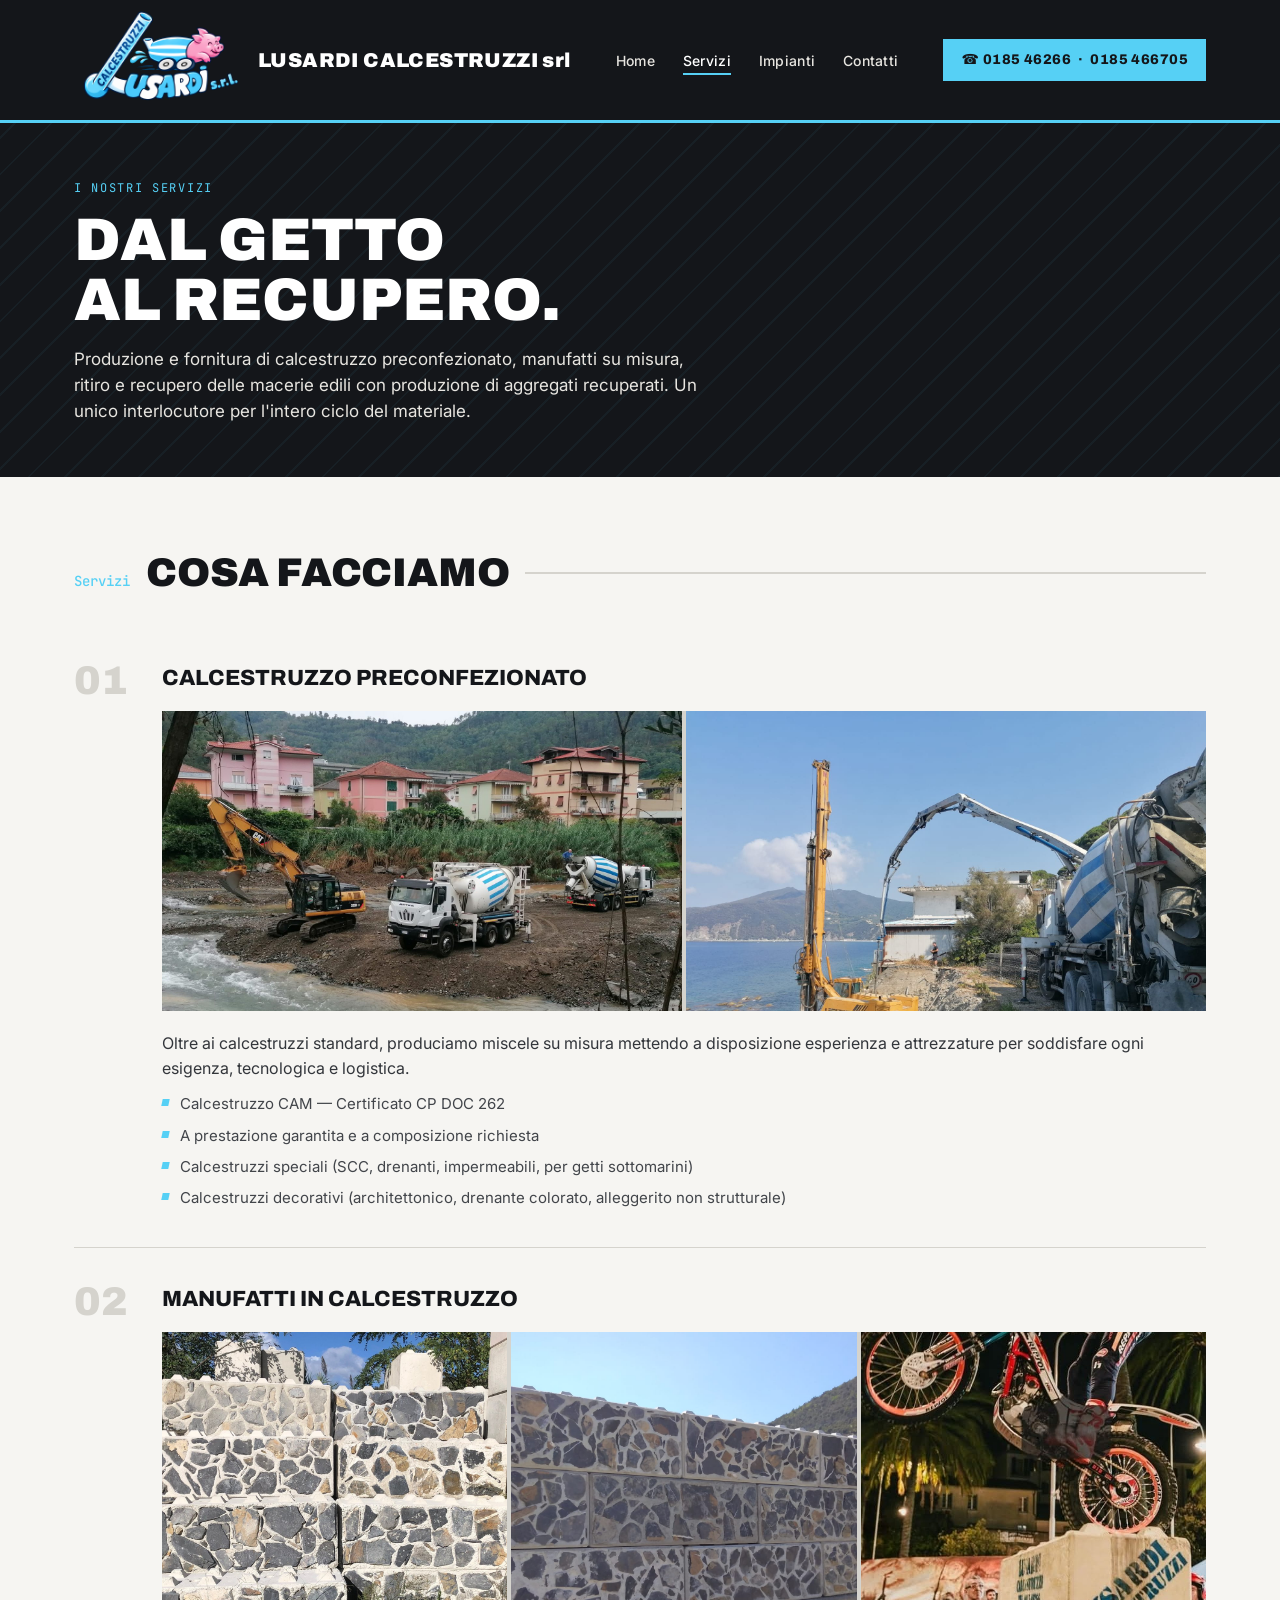
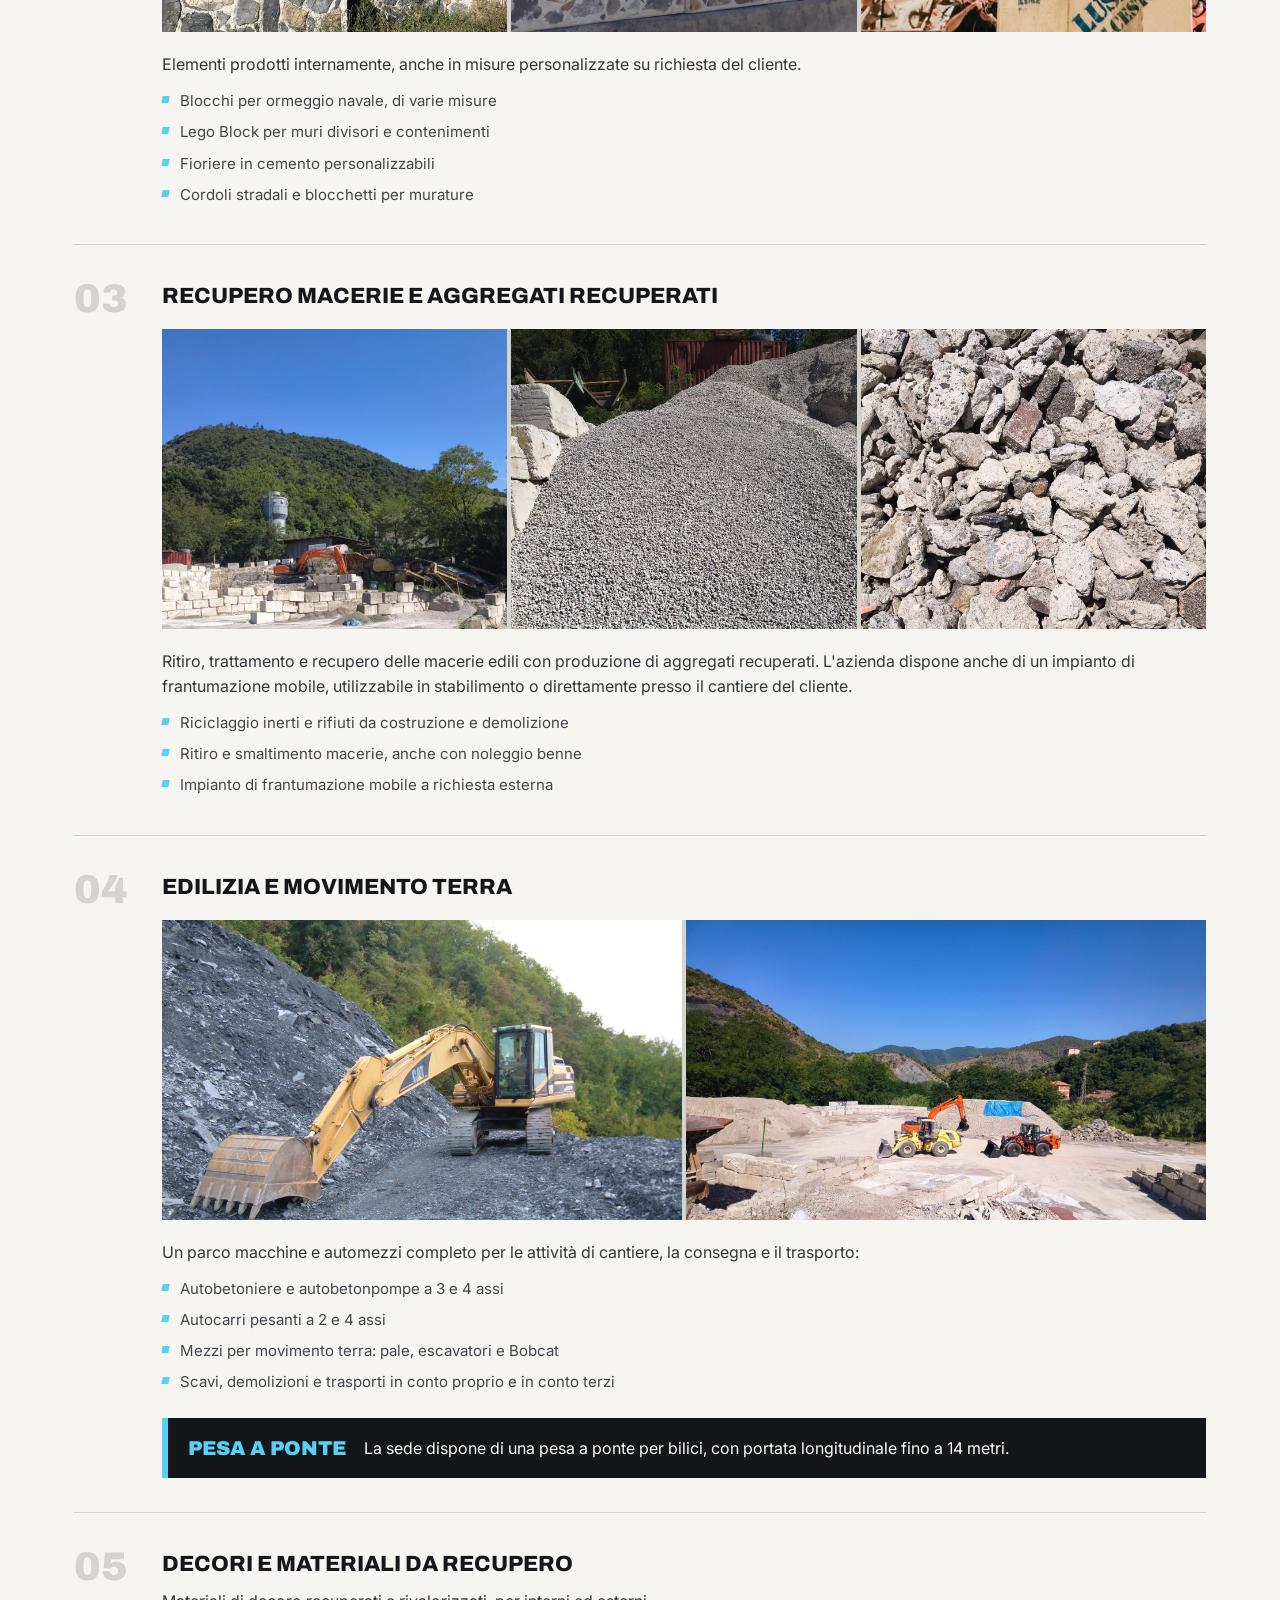
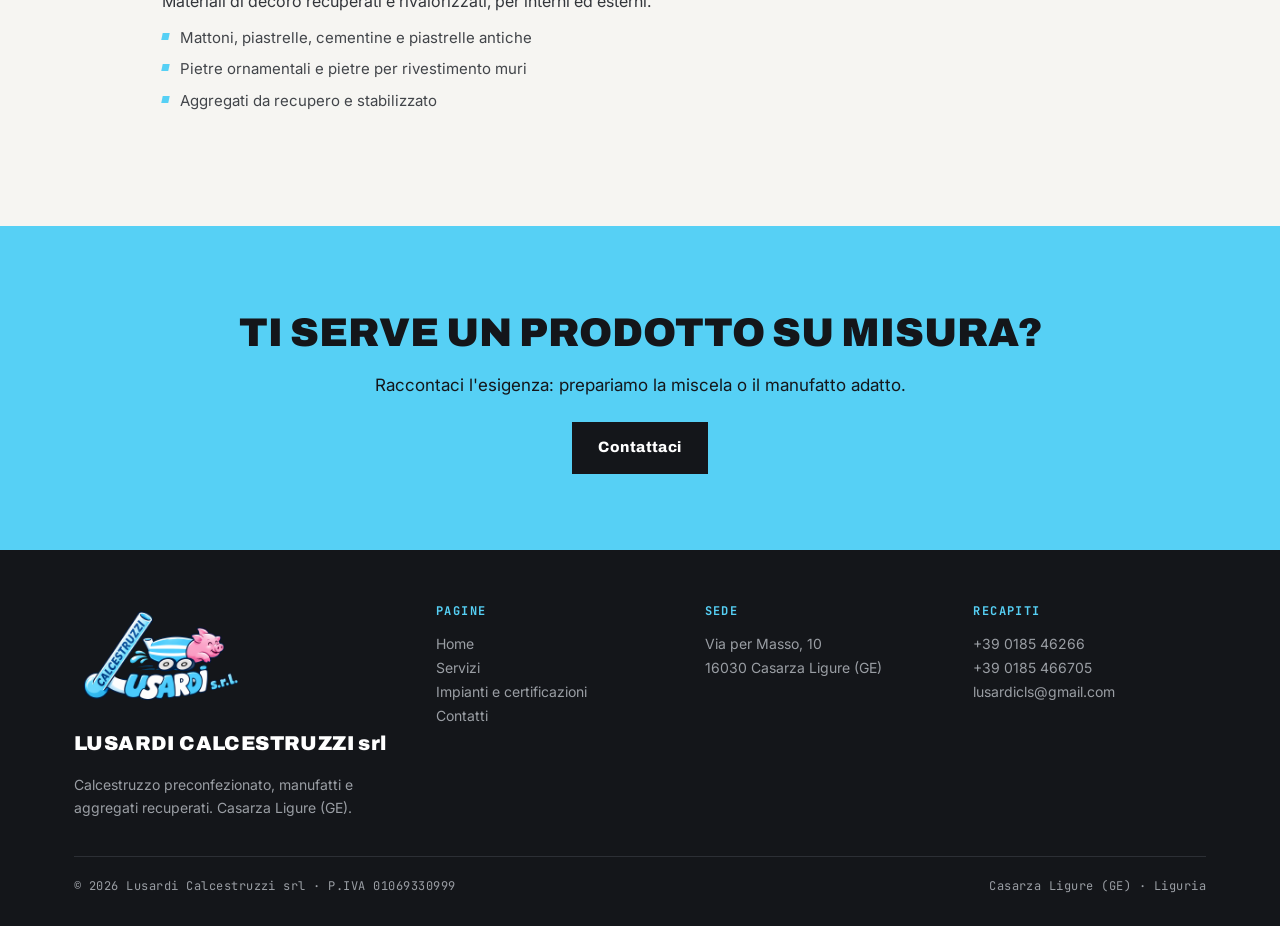
<file: i-nostri-servizi.html>
<!DOCTYPE html>
<html lang="it">
<head>
<meta charset="UTF-8">
<meta name="viewport" content="width=device-width, initial-scale=1">
<link rel="icon" href="assets/favicon-tab.png" type="image/png">
<title>Servizi e calcestruzzo | Lusardi Calcestruzzi</title>
<meta name="description" content="Calcestruzzo preconfezionato, manufatti, recupero macerie e aggregati recuperati, ritiro e smaltimento. I servizi di Lusardi Calcestruzzi srl a Casarza Ligure (GE).">
<meta name="robots" content="index, follow, max-image-preview:large">
<link rel="canonical" href="https://www.lusardicalcestruzzi.com/i-nostri-servizi">
<link rel="sitemap" type="application/xml" href="https://www.lusardicalcestruzzi.com/sitemap.xml">
<meta property="og:locale" content="it_IT">
<meta property="og:type" content="website">
<meta property="og:site_name" content="Lusardi Calcestruzzi srl">
<meta property="og:title" content="Servizi e calcestruzzo | Lusardi Calcestruzzi">
<meta property="og:description" content="Calcestruzzo preconfezionato, manufatti, recupero macerie, aggregati recuperati, scavi e demolizioni.">
<meta property="og:url" content="https://www.lusardicalcestruzzi.com/i-nostri-servizi">
<meta property="og:image" content="https://www.lusardicalcestruzzi.com/assets/lusardi-social.png">
<meta property="og:image:secure_url" content="https://www.lusardicalcestruzzi.com/assets/lusardi-social.png">
<meta property="og:image:type" content="image/png">
<meta property="og:image:width" content="1536">
<meta property="og:image:height" content="1024">
<meta property="og:image:alt" content="Logo Lusardi Calcestruzzi con betoniera e mascotte">
<meta name="twitter:card" content="summary_large_image">
<meta name="twitter:title" content="Servizi e calcestruzzo | Lusardi Calcestruzzi">
<meta name="twitter:description" content="Calcestruzzo preconfezionato, manufatti, recupero macerie, aggregati recuperati, scavi e demolizioni.">
<meta name="twitter:image" content="https://www.lusardicalcestruzzi.com/assets/lusardi-social.png">
<meta name="twitter:image:alt" content="Logo Lusardi Calcestruzzi con betoniera e mascotte">
<script type="application/ld+json">
{"@context":"https://schema.org","@type":"Service","name":"Produzione e fornitura di calcestruzzo","url":"https://www.lusardicalcestruzzi.com/i-nostri-servizi","provider":{"@type":"LocalBusiness","@id":"https://www.lusardicalcestruzzi.com/#azienda","name":"Lusardi Calcestruzzi srl"},"areaServed":{"@type":"AdministrativeArea","name":"Levante ligure"},"serviceType":["Calcestruzzo preconfezionato","Manufatti in calcestruzzo","Recupero macerie","Aggregati recuperati","Scavi e demolizioni"]}
</script>
<link rel="preconnect" href="https://fonts.googleapis.com">
<link rel="preconnect" href="https://fonts.gstatic.com" crossorigin>
<link href="https://fonts.googleapis.com/css2?family=Archivo:wght@400;600;800;900&family=Inter:wght@400;500;600&family=JetBrains+Mono:wght@500&display=swap" rel="stylesheet">
<link rel="stylesheet" href="style.css">
</head>
<body>

<header>
  <nav class="wrap nav">
    <a href="./" class="brand"><img class="brand-logo" src="assets/logo-lusardi-trasparente.png" alt="Logo Lusardi">LUSARDI CALCESTRUZZI srl</a>
    <ul id="menu">
      <li><a href="./">Home</a></li>
      <li><a href="i-nostri-servizi" class="active">Servizi</a></li>
      <li><a href="i-nostri-impianti">Impianti</a></li>
      <li><a href="contatti">Contatti</a></li>
    </ul>
    <div class="call call-multi"><a href="tel:+39018546266">☎ 0185 46266</a><span>·</span><a href="tel:+390185466705">0185 466705</a></div>
    <button class="menu-btn" id="menuBtn" aria-label="Menu"><span></span><span></span><span></span></button>
  </nav>
</header>

<div class="phero">
  <div class="wrap">
    <div class="loc">I nostri servizi</div>
    <h1>Dal getto<br>al recupero.</h1>
    <p>Produzione e fornitura di calcestruzzo preconfezionato, manufatti su misura, ritiro e recupero delle macerie edili con produzione di aggregati recuperati. Un unico interlocutore per l'intero ciclo del materiale.</p>
  </div>
</div>

<section>
  <div class="wrap">
    <div class="sec-head"><span class="num">Servizi</span><h2>Cosa facciamo</h2><span class="rule"></span></div>

    <div class="svc" id="calcestruzzo">
      <div class="idx">01</div>
      <div>
        <h3>Calcestruzzo preconfezionato</h3>
        <div class="svc-gallery"><img src="assets/foto-2026/08-cantiere.jpg" alt="Autobetoniere Lusardi in cantiere" width="1600" height="1200" loading="lazy"><img src="assets/foto-2026/12-cantiere.jpg" alt="Getto di calcestruzzo in un cantiere sul mare" width="1600" height="1200" loading="lazy"></div>
        <p>Oltre ai calcestruzzi standard, produciamo miscele su misura mettendo a disposizione esperienza e attrezzature per soddisfare ogni esigenza, tecnologica e logistica.</p>
        <ul>
          <li>Calcestruzzo CAM — Certificato CP DOC 262</li>
          <li>A prestazione garantita e a composizione richiesta</li>
          <li>Calcestruzzi speciali (SCC, drenanti, impermeabili, per getti sottomarini)</li>
          <li>Calcestruzzi decorativi (architettonico, drenante colorato, alleggerito non strutturale)</li>
        </ul>
      </div>
    </div>

    <div class="svc" id="manufatti">
      <div class="idx">02</div>
      <div>
        <h3>Manufatti in calcestruzzo</h3>
        <div class="svc-gallery three"><img src="assets/foto-2026/02b-legoblock-rivestiti.jpg" alt="Lego Block prodotti da Lusardi Calcestruzzi" width="1600" height="1200" loading="lazy"><img src="assets/foto-2026/16-legoblock-rivestiti-pietra.jpg" alt="Lego Block Lusardi rivestiti in pietra" width="1600" height="1200" loading="lazy"><img src="assets/foto-2026/17-esibizione-legoblock-ritaglio.jpg" alt="Esibizione motociclistica sui Lego Block Lusardi" width="648" height="678" loading="lazy"></div>
        <p>Elementi prodotti internamente, anche in misure personalizzate su richiesta del cliente.</p>
        <ul>
          <li>Blocchi per ormeggio navale, di varie misure</li>
          <li>Lego Block per muri divisori e contenimenti</li>
          <li>Fioriere in cemento personalizzabili</li>
          <li>Cordoli stradali e blocchetti per murature</li>
        </ul>
      </div>
    </div>

    <div class="svc" id="recupero">
      <div class="idx">03</div>
      <div>
        <h3>Recupero macerie e aggregati recuperati</h3>
        <div class="svc-gallery three"><img src="assets/foto-2026/07-impianto-r5-r13.jpg" alt="Impianto Lusardi per il recupero R5 e R13" width="1600" height="1200" loading="lazy"><img src="assets/foto-2026/04-pietrisco-cemento.jpg" alt="Pietrisco di cemento recuperato" width="1200" height="1600" loading="lazy"><img src="assets/foto-2026/05-sopravaglio.jpg" alt="Sopravaglio da recupero" width="1200" height="1600" loading="lazy"></div>
        <p>Ritiro, trattamento e recupero delle macerie edili con produzione di aggregati recuperati. L'azienda dispone anche di un impianto di frantumazione mobile, utilizzabile in stabilimento o direttamente presso il cantiere del cliente.</p>
        <ul>
          <li>Riciclaggio inerti e rifiuti da costruzione e demolizione</li>
          <li>Ritiro e smaltimento macerie, anche con noleggio benne</li>
          <li>Impianto di frantumazione mobile a richiesta esterna</li>
        </ul>
      </div>
    </div>

    <div class="svc" id="edilizia">
      <div class="idx">04</div>
      <div>
        <h3>Edilizia e movimento terra</h3>
        <div class="svc-gallery"><img src="assets/foto-2026/14-movimento-terra.jpg" alt="Escavatore Lusardi per movimento terra" width="1600" height="1200" loading="lazy"><img src="assets/foto-2026/10-parco-macchine.jpg" alt="Parco macchine Lusardi" width="1600" height="1200" loading="lazy"></div>
        <p>Un parco macchine e automezzi completo per le attività di cantiere, la consegna e il trasporto:</p>
        <ul>
          <li>Autobetoniere e autobetonpompe a 3 e 4 assi</li>
          <li>Autocarri pesanti a 2 e 4 assi</li>
          <li>Mezzi per movimento terra: pale, escavatori e Bobcat</li>
          <li>Scavi, demolizioni e trasporti in conto proprio e in conto terzi</li>
        </ul>
        <div class="weighbridge-callout">
          <span class="weighbridge-label">Pesa a ponte</span>
          <p>La sede dispone di una pesa a ponte per bilici, con portata longitudinale fino a 14 metri.</p>
        </div>
      </div>
    </div>

    <div class="svc" id="decori">
      <div class="idx">05</div>
      <div>
        <h3>Decori e materiali da recupero</h3>
        <p>Materiali di decoro recuperati e rivalorizzati, per interni ed esterni.</p>
        <ul>
          <li>Mattoni, piastrelle, cementine e piastrelle antiche</li>
          <li>Pietre ornamentali e pietre per rivestimento muri</li>
          <li>Aggregati da recupero e stabilizzato</li>
        </ul>
      </div>
    </div>
  </div>
</section>

<section class="cta">
  <div class="wrap">
    <h2>Ti serve un prodotto su misura?</h2>
    <p>Raccontaci l'esigenza: prepariamo la miscela o il manufatto adatto.</p>
    <a class="btn btn-d" href="contatti">Contattaci</a>
  </div>
</section>

<footer>
  <div class="wrap">
    <div class="foot-grid">
      <div>
        <div class="brand"><img class="brand-logo" src="assets/logo-lusardi-trasparente.png" alt="Logo Lusardi">LUSARDI CALCESTRUZZI srl</div>
        <p>Calcestruzzo preconfezionato, manufatti e aggregati recuperati. Casarza Ligure (GE).</p>
      </div>
      <div>
        <h4>Pagine</h4>
        <nav><a href="./">Home</a><a href="i-nostri-servizi">Servizi</a><a href="i-nostri-impianti">Impianti e certificazioni</a><a href="contatti">Contatti</a></nav>
      </div>
      <div>
        <h4>Sede</h4>
        <p>Via per Masso, 10<br>16030 Casarza Ligure (GE)</p>
      </div>
      <div>
        <h4>Recapiti</h4>
        <p><a href="tel:+39018546266">+39 0185 46266</a><br><a href="tel:+390185466705">+39 0185 466705</a><br><a href="mailto:lusardicls@gmail.com">lusardicls@gmail.com</a></p>
      </div>
    </div>
    <div class="foot-bar">
      <span>© <span id="year"></span> Lusardi Calcestruzzi srl · P.IVA 01069330999</span>
      <span>Casarza Ligure (GE) · Liguria</span>
    </div>
  </div>
</footer>

<script src="script.js"></script>
</body>
</html>
</file>
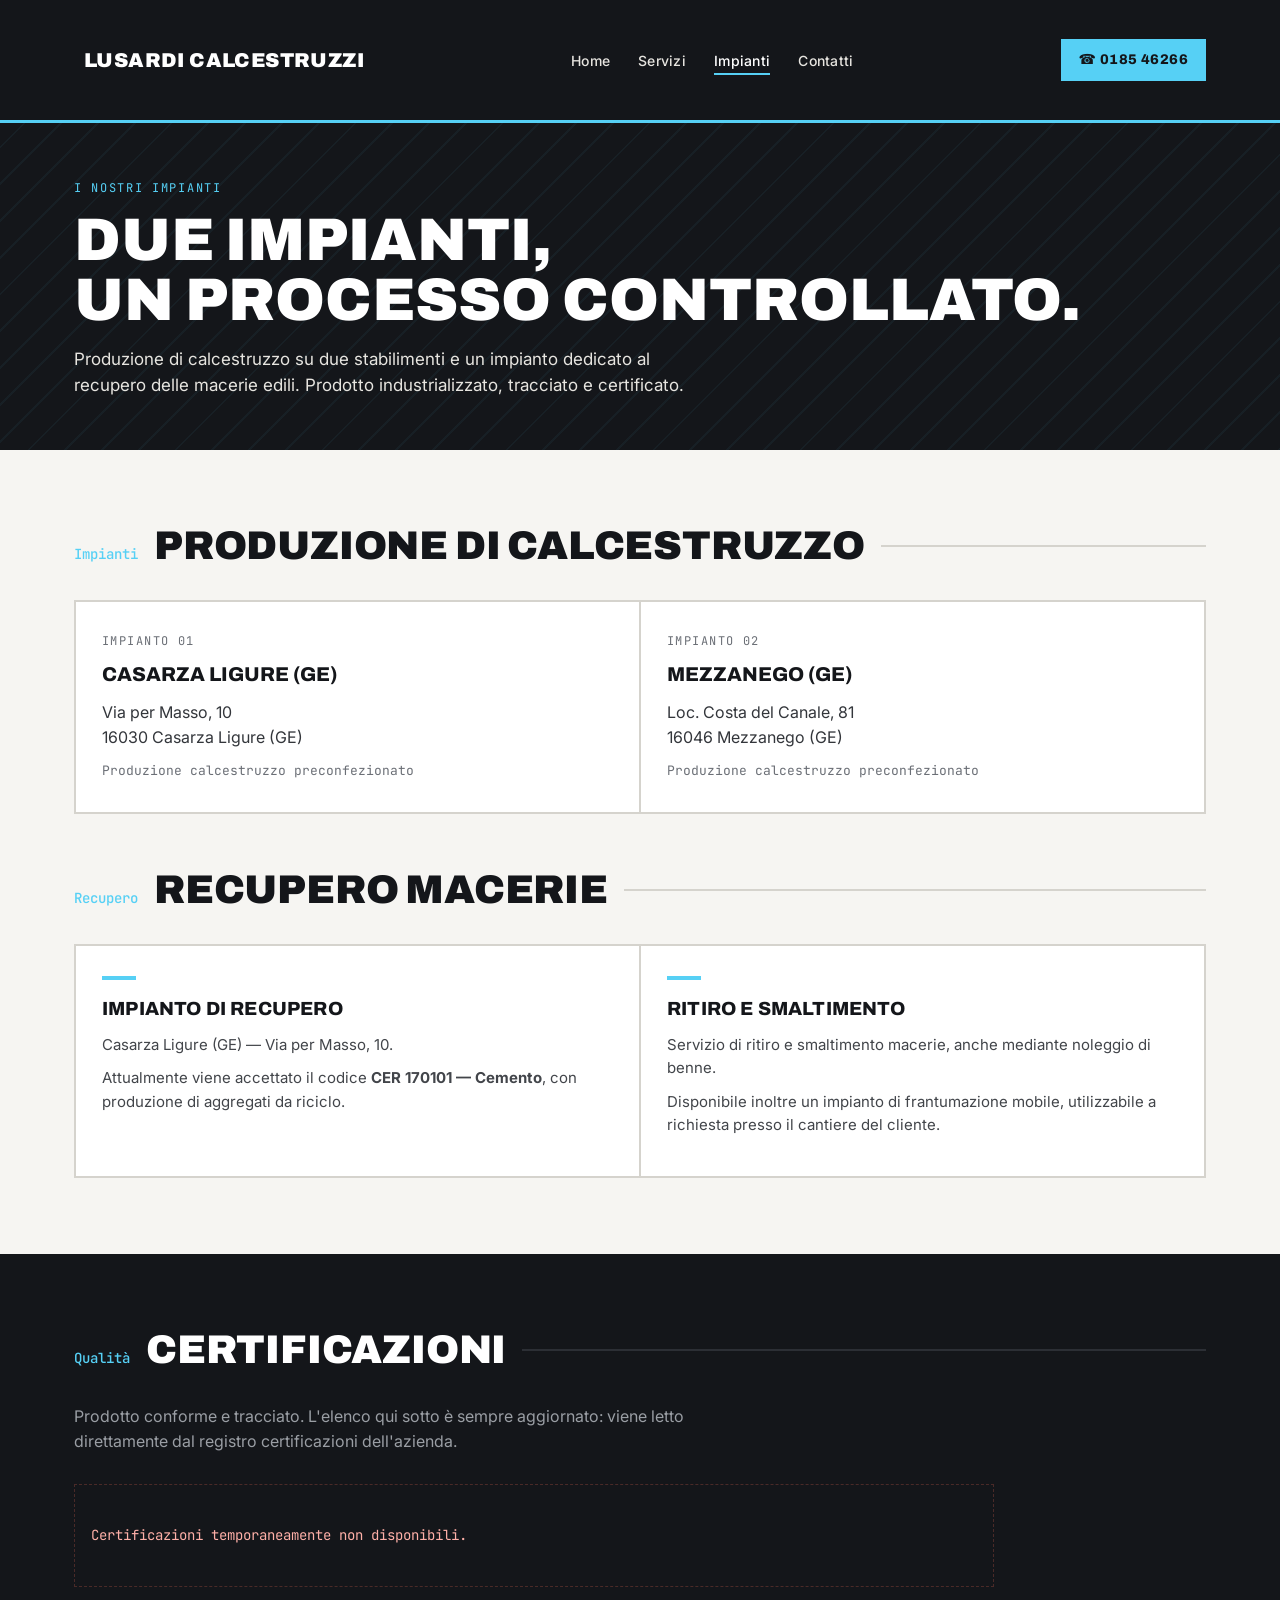
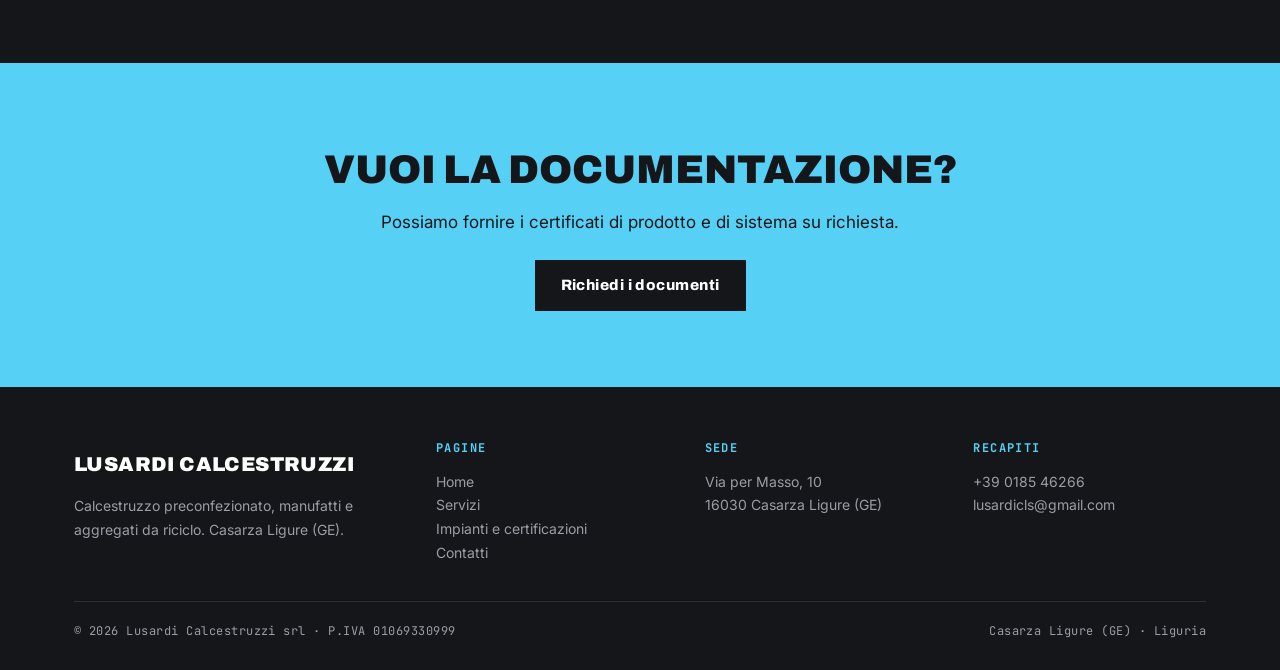
<file: impianti.html>
<!DOCTYPE html>
<html lang="it">
<head>
<meta charset="UTF-8">
<meta name="viewport" content="width=device-width, initial-scale=1">
<title>I nostri impianti e certificazioni — Lusardi Calcestruzzi</title>
<meta name="description" content="Impianti di produzione calcestruzzo a Casarza Ligure e Mezzanego, impianto di recupero macerie e certificazioni CAM, ICMQ e ISO 9001 di Lusardi Calcestruzzi.">
<link rel="preconnect" href="https://fonts.googleapis.com">
<link rel="preconnect" href="https://fonts.gstatic.com" crossorigin>
<link href="https://fonts.googleapis.com/css2?family=Archivo:wght@400;600;800;900&family=Inter:wght@400;500;600&family=JetBrains+Mono:wght@500&display=swap" rel="stylesheet">
<link rel="stylesheet" href="style.css">
</head>
<body>

<header>
  <nav class="wrap nav">
    <a href="index.html" class="brand"><span class="tick"></span>LUSARDI CALCESTRUZZI</a>
    <ul id="menu">
      <li><a href="index.html">Home</a></li>
      <li><a href="servizi.html">Servizi</a></li>
      <li><a href="impianti.html" class="active">Impianti</a></li>
      <li><a href="contatti.html">Contatti</a></li>
    </ul>
    <a class="call" href="tel:+39018546266">☎ 0185 46266</a>
    <button class="menu-btn" id="menuBtn" aria-label="Menu"><span></span><span></span><span></span></button>
  </nav>
</header>

<div class="phero">
  <div class="wrap">
    <div class="loc">I nostri impianti</div>
    <h1>Due impianti,<br>un processo controllato.</h1>
    <p>Produzione di calcestruzzo su due stabilimenti e un impianto dedicato al recupero delle macerie edili. Prodotto industrializzato, tracciato e certificato.</p>
  </div>
</div>

<section id="impianti">
  <div class="wrap">
    <div class="sec-head"><span class="num">Impianti</span><h2>Produzione di calcestruzzo</h2><span class="rule"></span></div>
    <div class="plant">
      <div class="p">
        <div class="code">Impianto 01</div>
        <h3>Casarza Ligure (GE)</h3>
        <p class="addr">Via per Masso, 10<br>16030 Casarza Ligure (GE)</p>
        <p class="tagline">Produzione calcestruzzo preconfezionato</p>
      </div>
      <div class="p">
        <div class="code">Impianto 02</div>
        <h3>Mezzanego (GE)</h3>
        <p class="addr">Loc. Costa del Canale, 81<br>16046 Mezzanego (GE)</p>
        <p class="tagline">Produzione calcestruzzo preconfezionato</p>
      </div>
    </div>

    <div class="sec-head" style="margin-top:56px"><span class="num">Recupero</span><h2>Recupero macerie</h2><span class="rule"></span></div>
    <div class="grid2">
      <div class="card">
        <h3><span class="bar"></span>Impianto di recupero</h3>
        <p>Casarza Ligure (GE) — Via per Masso, 10.</p>
        <p>Attualmente viene accettato il codice <strong>CER 170101 — Cemento</strong>, con produzione di aggregati da riciclo.</p>
      </div>
      <div class="card">
        <h3><span class="bar"></span>Ritiro e smaltimento</h3>
        <p>Servizio di ritiro e smaltimento macerie, anche mediante noleggio di benne.</p>
        <p>Disponibile inoltre un impianto di frantumazione mobile, utilizzabile a richiesta presso il cantiere del cliente.</p>
      </div>
    </div>
  </div>
</section>

<!-- ===== CERTIFICAZIONI (elenco aggiornabile dal cliente via Foglio Google) ===== -->
<section id="certificazioni" class="cert">
  <div class="wrap">
    <div class="sec-head"><span class="num">Qualità</span><h2>Certificazioni</h2><span class="rule"></span></div>
    <p class="intro">Prodotto conforme e tracciato. L'elenco qui sotto è sempre aggiornato: viene letto direttamente dal registro certificazioni dell'azienda.</p>
    <div id="demoNote" class="demo-note" hidden>◆ Dati di esempio (certificati reali già inseriti) — collega il Foglio Google per gestirli da lì. Vedi ISTRUZIONI.txt</div>
    <div id="certContent">
      <div class="cert-state" id="certLoading">Caricamento certificazioni in corso…</div>
    </div>
  </div>
</section>

<section class="cta">
  <div class="wrap">
    <h2>Vuoi la documentazione?</h2>
    <p>Possiamo fornire i certificati di prodotto e di sistema su richiesta.</p>
    <a class="btn btn-d" href="contatti.html">Richiedi i documenti</a>
  </div>
</section>

<footer>
  <div class="wrap">
    <div class="foot-grid">
      <div>
        <div class="brand"><span class="tick"></span>LUSARDI CALCESTRUZZI</div>
        <p>Calcestruzzo preconfezionato, manufatti e aggregati da riciclo. Casarza Ligure (GE).</p>
      </div>
      <div>
        <h4>Pagine</h4>
        <nav><a href="index.html">Home</a><a href="servizi.html">Servizi</a><a href="impianti.html">Impianti e certificazioni</a><a href="contatti.html">Contatti</a></nav>
      </div>
      <div>
        <h4>Sede</h4>
        <p>Via per Masso, 10<br>16030 Casarza Ligure (GE)</p>
      </div>
      <div>
        <h4>Recapiti</h4>
        <p><a href="tel:+39018546266">+39 0185 46266</a><br><a href="mailto:lusardicls@gmail.com">lusardicls@gmail.com</a></p>
      </div>
    </div>
    <div class="foot-bar">
      <span>© <span id="year"></span> Lusardi Calcestruzzi srl · P.IVA 01069330999</span>
      <span>Casarza Ligure (GE) · Liguria</span>
    </div>
  </div>
</footer>

<script src="script.js"></script>
</body>
</html>
</file>
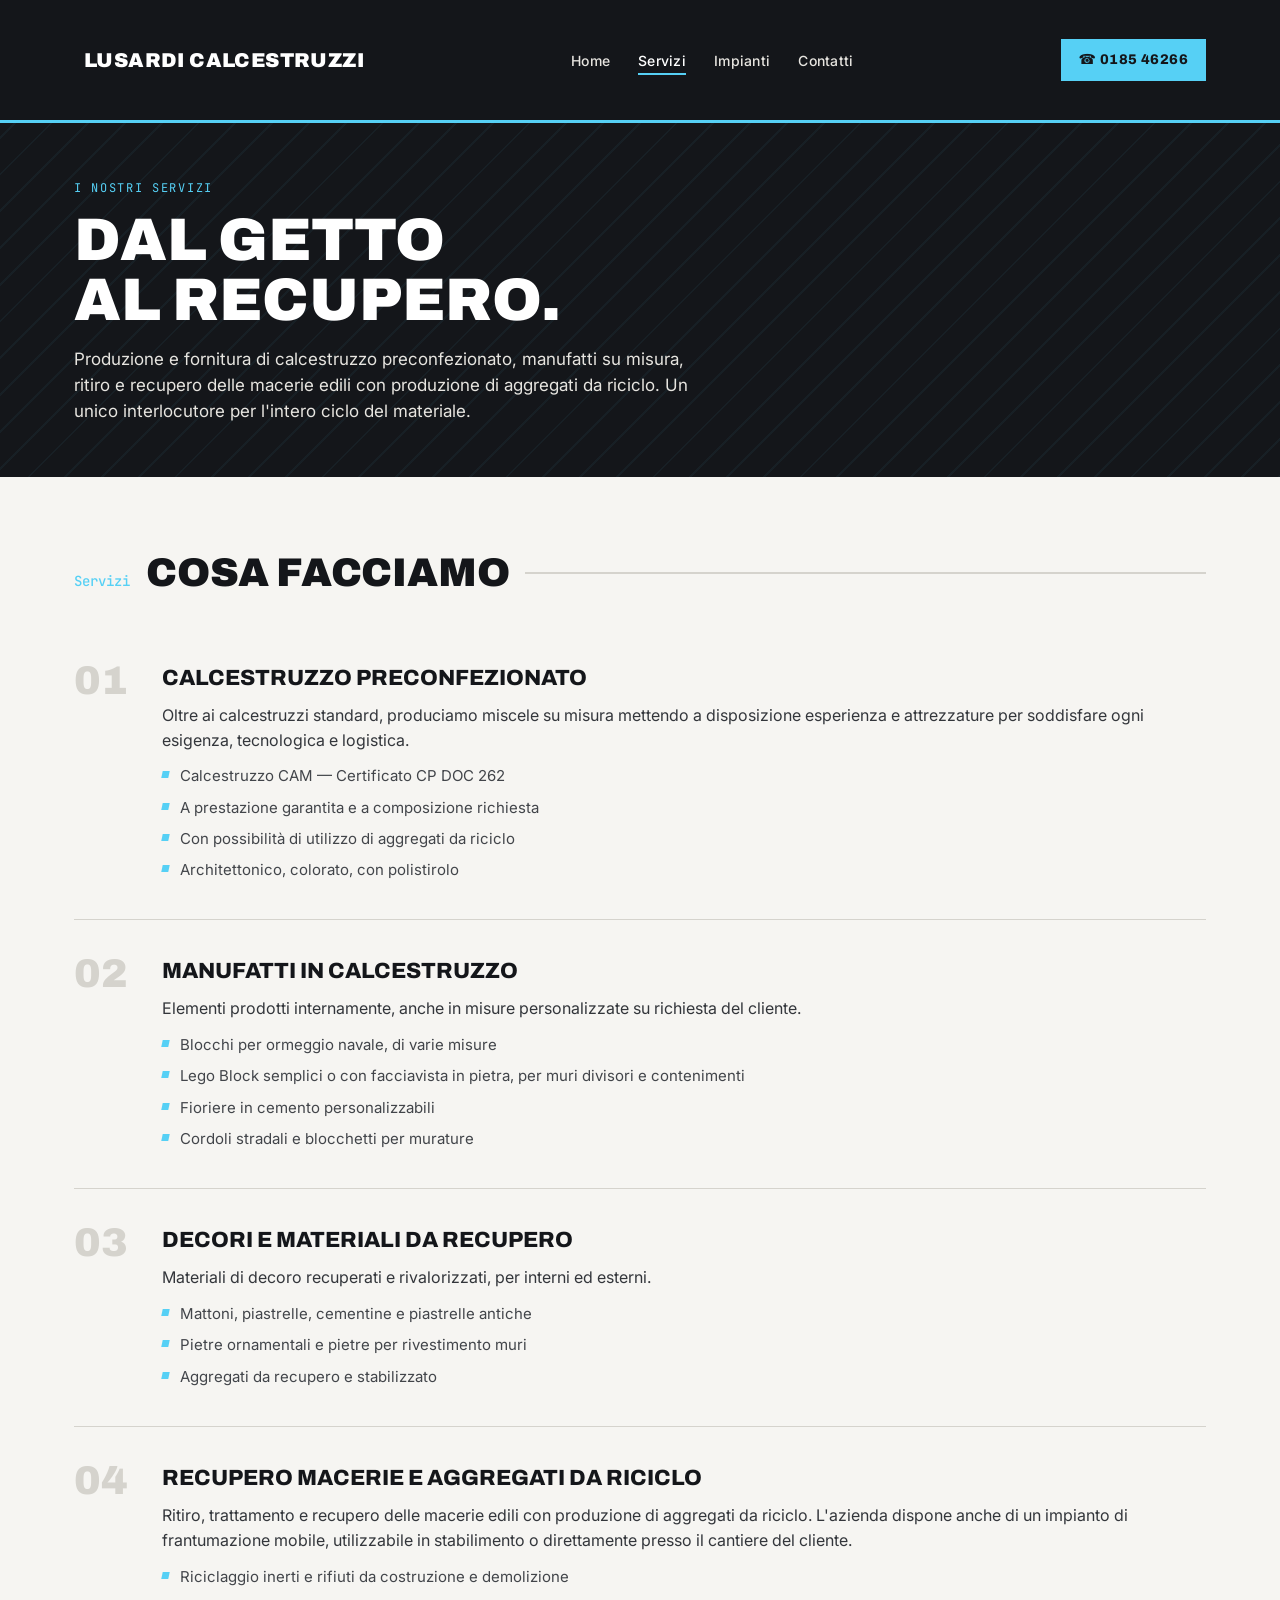
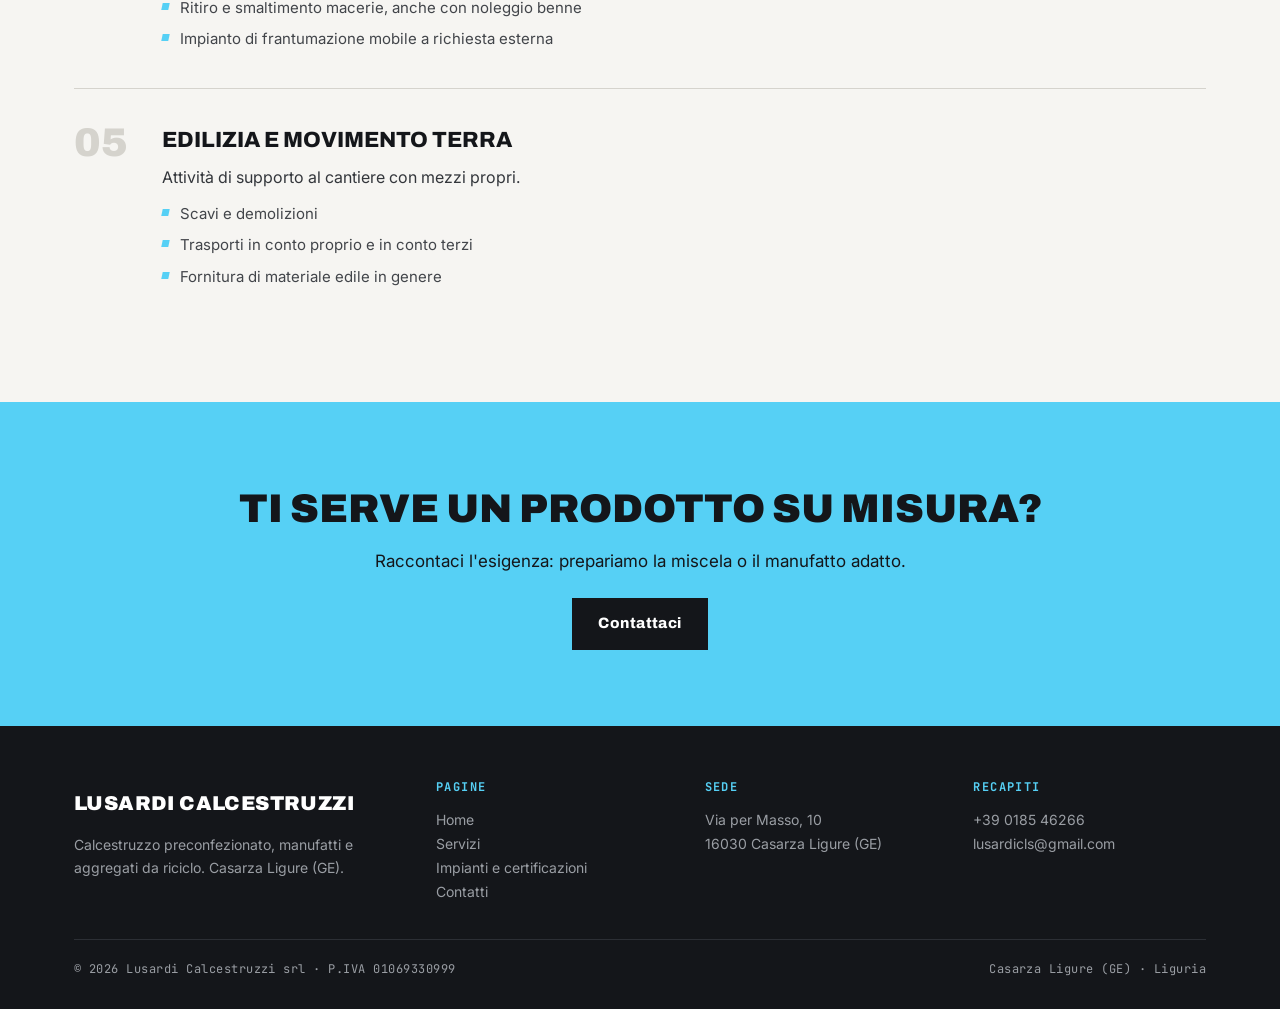
<file: servizi.html>
<!DOCTYPE html>
<html lang="it">
<head>
<meta charset="UTF-8">
<meta name="viewport" content="width=device-width, initial-scale=1">
<title>I nostri servizi — Lusardi Calcestruzzi — Casarza Ligure (GE)</title>
<meta name="description" content="Calcestruzzo preconfezionato, manufatti, recupero macerie e aggregati da riciclo, ritiro e smaltimento. I servizi di Lusardi Calcestruzzi a Casarza Ligure (GE).">
<link rel="preconnect" href="https://fonts.googleapis.com">
<link rel="preconnect" href="https://fonts.gstatic.com" crossorigin>
<link href="https://fonts.googleapis.com/css2?family=Archivo:wght@400;600;800;900&family=Inter:wght@400;500;600&family=JetBrains+Mono:wght@500&display=swap" rel="stylesheet">
<link rel="stylesheet" href="style.css">
</head>
<body>

<header>
  <nav class="wrap nav">
    <a href="index.html" class="brand"><span class="tick"></span>LUSARDI CALCESTRUZZI</a>
    <ul id="menu">
      <li><a href="index.html">Home</a></li>
      <li><a href="servizi.html" class="active">Servizi</a></li>
      <li><a href="impianti.html">Impianti</a></li>
      <li><a href="contatti.html">Contatti</a></li>
    </ul>
    <a class="call" href="tel:+39018546266">☎ 0185 46266</a>
    <button class="menu-btn" id="menuBtn" aria-label="Menu"><span></span><span></span><span></span></button>
  </nav>
</header>

<div class="phero">
  <div class="wrap">
    <div class="loc">I nostri servizi</div>
    <h1>Dal getto<br>al recupero.</h1>
    <p>Produzione e fornitura di calcestruzzo preconfezionato, manufatti su misura, ritiro e recupero delle macerie edili con produzione di aggregati da riciclo. Un unico interlocutore per l'intero ciclo del materiale.</p>
  </div>
</div>

<section>
  <div class="wrap">
    <div class="sec-head"><span class="num">Servizi</span><h2>Cosa facciamo</h2><span class="rule"></span></div>

    <div class="svc" id="calcestruzzo">
      <div class="idx">01</div>
      <div>
        <h3>Calcestruzzo preconfezionato</h3>
        <p>Oltre ai calcestruzzi standard, produciamo miscele su misura mettendo a disposizione esperienza e attrezzature per soddisfare ogni esigenza, tecnologica e logistica.</p>
        <ul>
          <li>Calcestruzzo CAM — Certificato CP DOC 262</li>
          <li>A prestazione garantita e a composizione richiesta</li>
          <li>Con possibilità di utilizzo di aggregati da riciclo</li>
          <li>Architettonico, colorato, con polistirolo</li>
        </ul>
      </div>
    </div>

    <div class="svc" id="manufatti">
      <div class="idx">02</div>
      <div>
        <h3>Manufatti in calcestruzzo</h3>
        <p>Elementi prodotti internamente, anche in misure personalizzate su richiesta del cliente.</p>
        <ul>
          <li>Blocchi per ormeggio navale, di varie misure</li>
          <li>Lego Block semplici o con facciavista in pietra, per muri divisori e contenimenti</li>
          <li>Fioriere in cemento personalizzabili</li>
          <li>Cordoli stradali e blocchetti per murature</li>
        </ul>
      </div>
    </div>

    <div class="svc" id="decori">
      <div class="idx">03</div>
      <div>
        <h3>Decori e materiali da recupero</h3>
        <p>Materiali di decoro recuperati e rivalorizzati, per interni ed esterni.</p>
        <ul>
          <li>Mattoni, piastrelle, cementine e piastrelle antiche</li>
          <li>Pietre ornamentali e pietre per rivestimento muri</li>
          <li>Aggregati da recupero e stabilizzato</li>
        </ul>
      </div>
    </div>

    <div class="svc" id="recupero">
      <div class="idx">04</div>
      <div>
        <h3>Recupero macerie e aggregati da riciclo</h3>
        <p>Ritiro, trattamento e recupero delle macerie edili con produzione di aggregati da riciclo. L'azienda dispone anche di un impianto di frantumazione mobile, utilizzabile in stabilimento o direttamente presso il cantiere del cliente.</p>
        <ul>
          <li>Riciclaggio inerti e rifiuti da costruzione e demolizione</li>
          <li>Ritiro e smaltimento macerie, anche con noleggio benne</li>
          <li>Impianto di frantumazione mobile a richiesta esterna</li>
        </ul>
      </div>
    </div>

    <div class="svc" id="edilizia">
      <div class="idx">05</div>
      <div>
        <h3>Edilizia e movimento terra</h3>
        <p>Attività di supporto al cantiere con mezzi propri.</p>
        <ul>
          <li>Scavi e demolizioni</li>
          <li>Trasporti in conto proprio e in conto terzi</li>
          <li>Fornitura di materiale edile in genere</li>
        </ul>
      </div>
    </div>
  </div>
</section>

<section class="cta">
  <div class="wrap">
    <h2>Ti serve un prodotto su misura?</h2>
    <p>Raccontaci l'esigenza: prepariamo la miscela o il manufatto adatto.</p>
    <a class="btn btn-d" href="contatti.html">Contattaci</a>
  </div>
</section>

<footer>
  <div class="wrap">
    <div class="foot-grid">
      <div>
        <div class="brand"><span class="tick"></span>LUSARDI CALCESTRUZZI</div>
        <p>Calcestruzzo preconfezionato, manufatti e aggregati da riciclo. Casarza Ligure (GE).</p>
      </div>
      <div>
        <h4>Pagine</h4>
        <nav><a href="index.html">Home</a><a href="servizi.html">Servizi</a><a href="impianti.html">Impianti e certificazioni</a><a href="contatti.html">Contatti</a></nav>
      </div>
      <div>
        <h4>Sede</h4>
        <p>Via per Masso, 10<br>16030 Casarza Ligure (GE)</p>
      </div>
      <div>
        <h4>Recapiti</h4>
        <p><a href="tel:+39018546266">+39 0185 46266</a><br><a href="mailto:lusardicls@gmail.com">lusardicls@gmail.com</a></p>
      </div>
    </div>
    <div class="foot-bar">
      <span>© <span id="year"></span> Lusardi Calcestruzzi srl · P.IVA 01069330999</span>
      <span>Casarza Ligure (GE) · Liguria</span>
    </div>
  </div>
</footer>

<script src="script.js"></script>
</body>
</html>
</file>
<file: style.css>
/* =========================================================
   LUSARDI CALCESTRUZZI — foglio di stile condiviso
   Design industriale: calcestruzzo + segnaletica di cantiere.
   ========================================================= */
:root{
  --nero:#14161a;        /* asfalto / calcestruzzo bagnato */
  --grigio:#6b6f76;      /* cemento */
  --grigio-ch:#9a9ea4;
  --chiaro:#e7e5e0;      /* calcestruzzo secco */
  --carta:#f6f5f2;
  --bianco:#ffffff;
  --giallo:#56d0f5;      /* celeste — tint principale */
  --giallo-scuro:#56d0f5;
  --linea:#d5d3cd;
  --linea-scura:#2c2f35;

  --display:'Archivo',system-ui,sans-serif;
  --body:'Inter',system-ui,sans-serif;
  --mono:'JetBrains Mono',ui-monospace,monospace;
}

*{box-sizing:border-box;margin:0;padding:0}
html{scroll-behavior:smooth}
body{font-family:var(--body);color:var(--nero);background:var(--carta);line-height:1.55;-webkit-font-smoothing:antialiased}
a{color:inherit;text-decoration:none}
img{max-width:100%;display:block}
.wrap{max-width:1180px;margin:0 auto;padding:0 24px}

.code{font-family:var(--mono);font-size:12px;letter-spacing:.12em;text-transform:uppercase;color:var(--grigio)}

/* =============== HEADER =============== */
header{position:sticky;top:0;z-index:50;background:var(--nero);border-bottom:3px solid var(--giallo)}
.nav{display:flex;align-items:center;justify-content:space-between;height:120px}
.brand{font-family:var(--display);font-weight:900;color:var(--bianco);font-size:20px;letter-spacing:.02em;display:flex;align-items:center;gap:10px}
.brand-icon{width:auto;height:17px;display:block;flex:0 0 auto}
.nav .brand-icon{height:28px}
.nav .brand-logo{width:174px;height:auto;object-fit:contain;flex:0 0 auto}
.nav ul{display:flex;gap:28px;list-style:none}
.nav ul a{color:var(--chiaro);font-weight:500;font-size:14px;letter-spacing:.02em;padding:6px 0;position:relative}
.nav ul a:hover{color:var(--bianco)}
.nav ul a::after{content:"";position:absolute;left:0;bottom:0;width:0;height:2px;background:var(--giallo);transition:width .2s}
.nav ul a:hover::after,.nav ul a.active::after{width:100%}
.nav ul a.active{color:var(--bianco)}
.call{background:var(--giallo);color:var(--nero);font-family:var(--display);font-weight:800;font-size:14px;padding:10px 18px;letter-spacing:.03em;transition:background .15s;white-space:nowrap}
.call:hover{background:var(--bianco)}
.call-multi{display:flex;align-items:center;gap:7px}
.call-multi a:hover{text-decoration:underline}
.menu-btn{display:none;background:none;border:0;cursor:pointer;padding:8px}
.menu-btn span{display:block;width:24px;height:2px;background:var(--bianco);margin:5px 0}

/* =============== HERO HOME =============== */
.hero{background:var(--nero);color:var(--bianco);position:relative;overflow:hidden;padding:88px 0 96px}
.hero::before{content:"";position:absolute;inset:0;opacity:.05;background:repeating-linear-gradient(-45deg,var(--giallo) 0 2px,transparent 2px 26px);pointer-events:none}
.hero .wrap{position:relative}
.hero .wrap{padding-right:min(40vw,480px)}
.hero-logo{position:absolute;right:8px;bottom:-68px;width:min(38vw,440px);height:auto;filter:drop-shadow(0 18px 32px rgba(0,0,0,.28))}
.hero .loc{color:var(--giallo);font-family:var(--mono);font-size:13px;letter-spacing:.14em;text-transform:uppercase}
.hero h1{font-family:var(--display);font-weight:900;font-size:clamp(46px,9vw,104px);line-height:.92;letter-spacing:-.01em;margin:14px 0 6px;text-transform:uppercase}
.hero h1 .col{color:var(--giallo-scuro)}
.hero .sub{font-size:clamp(18px,2.4vw,24px);color:var(--chiaro);max-width:640px;margin-top:22px;font-weight:400}
.hero .actions{display:flex;gap:14px;flex-wrap:wrap;margin-top:36px}

/* HERO pagine interne (compatto) */
.phero{background:var(--nero);color:var(--bianco);position:relative;overflow:hidden;padding:56px 0 52px}
.phero::before{content:"";position:absolute;inset:0;opacity:.05;background:repeating-linear-gradient(-45deg,var(--giallo) 0 2px,transparent 2px 26px)}
.phero .wrap{position:relative}
.phero .loc{color:var(--giallo);font-family:var(--mono);font-size:12px;letter-spacing:.14em;text-transform:uppercase}
.phero h1{font-family:var(--display);font-weight:900;font-size:clamp(34px,6vw,60px);line-height:1;text-transform:uppercase;margin-top:12px}
.phero p{color:var(--chiaro);max-width:640px;margin-top:16px;font-size:17px}

.btn{font-family:var(--display);font-weight:800;font-size:15px;letter-spacing:.03em;padding:14px 26px;transition:.15s;display:inline-flex;align-items:center;gap:10px;cursor:pointer}
.btn-y{background:var(--giallo);color:var(--nero)}
.btn-y:hover{background:var(--bianco)}
.btn-o{border:2px solid var(--grigio);color:var(--bianco)}
.btn-o:hover{border-color:var(--giallo);color:var(--giallo)}
.btn-d{background:var(--nero);color:var(--bianco)}
.btn-d:hover{background:var(--giallo-scuro);color:var(--nero)}

/* striscia dati tecnici */
.specs{background:var(--giallo);color:var(--nero)}
.specs .row{display:grid;grid-template-columns:repeat(3,1fr)}
.specs .cell{padding:22px 24px;border-right:2px solid rgba(20,22,26,.14)}
.specs .cell:last-child{border-right:0}
.specs .k{font-family:var(--display);font-weight:900;font-size:15px;text-transform:uppercase;letter-spacing:.02em}
.specs .v{font-size:14px;margin-top:2px}

/* =============== SEZIONI =============== */
section{padding:76px 0}
.lead{max-width:760px}
.sec-head{display:flex;align-items:baseline;gap:16px;margin-bottom:34px;flex-wrap:wrap}
.sec-head h2{font-family:var(--display);font-weight:900;font-size:clamp(28px,4vw,40px);text-transform:uppercase;letter-spacing:-.005em;line-height:1}
.sec-head .num{font-family:var(--mono);color:var(--giallo-scuro);font-size:14px;font-weight:500}
.rule{height:2px;background:var(--linea);flex:1;min-width:40px;align-self:center}

.prose p{color:#33363b;font-size:17px;margin-bottom:14px}
.prose strong{font-weight:600}

/* griglia prodotti / servizi */
.grid3{display:grid;grid-template-columns:repeat(3,1fr);gap:2px;background:var(--linea);border:2px solid var(--linea)}
.grid2{display:grid;grid-template-columns:repeat(2,1fr);gap:2px;background:var(--linea);border:2px solid var(--linea)}
.card{background:var(--bianco);padding:30px 26px}
.card h3{font-family:var(--display);font-weight:800;font-size:19px;text-transform:uppercase;letter-spacing:.01em;margin-bottom:10px}
.card h3 .bar{display:block;width:34px;height:4px;background:var(--giallo);margin-bottom:14px}
.card p{color:#42454a;font-size:15px;margin-bottom:10px}
.card ul{list-style:none;font-size:15px;color:#42454a}
.card ul li{padding:5px 0 5px 18px;position:relative}
.card ul li::before{content:"";position:absolute;left:0;top:12px;width:7px;height:7px;background:var(--giallo);transform:skewX(-12deg)}

/* blocco servizio numerato (pagina servizi) */
.svc{display:grid;grid-template-columns:64px 1fr;gap:24px;padding:34px 0;border-bottom:1px solid var(--linea)}
.svc:last-child{border-bottom:0}
.svc .idx{font-family:var(--display);font-weight:900;font-size:40px;color:var(--linea);line-height:1}
.svc h3{font-family:var(--display);font-weight:800;font-size:22px;text-transform:uppercase;margin-bottom:8px}
.svc p{color:#33363b;font-size:16px;margin-bottom:8px}
.svc ul{list-style:none;font-size:15px;color:#42454a;margin-top:6px}
.svc ul li{padding:4px 0 4px 18px;position:relative}
.svc ul li::before{content:"";position:absolute;left:0;top:11px;width:7px;height:7px;background:var(--giallo);transform:skewX(-12deg)}
.svc-gallery{display:grid;grid-template-columns:repeat(2,minmax(0,1fr));gap:4px;height:300px;margin:16px 0 20px;overflow:hidden;background:var(--linea)}
.svc-gallery.three{grid-template-columns:repeat(3,minmax(0,1fr))}
.svc-gallery img{width:100%;height:100%;object-fit:cover}
.weighbridge-callout{margin-top:20px;padding:18px 20px;border-left:6px solid var(--giallo);background:var(--nero);color:var(--bianco);display:grid;grid-template-columns:auto 1fr;align-items:center;gap:18px}
.weighbridge-callout .weighbridge-label{font-family:var(--display);font-weight:900;font-size:20px;line-height:1;text-transform:uppercase;color:var(--giallo);white-space:nowrap}
.weighbridge-callout p{color:var(--bianco);margin:0}

/* impianti */
.plant{display:grid;grid-template-columns:1fr 1fr;gap:2px;background:var(--linea);border:2px solid var(--linea);margin-bottom:2px}
.plant .p{background:var(--bianco);padding:30px 26px}
.plant .code{margin-bottom:8px}
.plant h3{font-family:var(--display);font-weight:800;font-size:20px;text-transform:uppercase;margin-bottom:10px}
.plant .addr{font-size:16px;color:#33363b}
.tagline{font-family:var(--mono);font-size:13px;color:var(--grigio);margin-top:12px}

/* =============== CERTIFICAZIONI (LIVE) =============== */
.cert{background:var(--nero);color:var(--bianco)}
.cert .sec-head h2{color:var(--bianco)}
.cert .rule{background:var(--linea-scura)}
.cert .intro{color:var(--grigio-ch);max-width:660px;margin-bottom:30px;font-size:16px}
#certContent{max-width:920px}
.cert-section{padding:28px 0 8px;border-top:1px solid var(--linea-scura)}
.cert-section:first-child{padding-top:0;border-top:0}
.cert-section h3{font-family:var(--display);font-size:clamp(22px,3vw,30px);line-height:1.15;margin-bottom:14px;color:var(--bianco)}
.cert-section h3::after{content:"";display:block;width:42px;height:3px;background:var(--giallo);margin-top:10px}
.cert-list{display:grid;gap:10px}
.cert-item{display:grid;grid-template-columns:minmax(0,1fr) auto;align-items:center;gap:24px;padding:16px 18px;background:#1b1e23;border-left:3px solid var(--linea-scura)}
.cert-item:hover{border-left-color:var(--giallo)}
.cert-copy h4{font-family:var(--display);font-size:17px;line-height:1.2;color:var(--bianco)}
.cert-copy p{font-family:var(--mono);font-size:11px;line-height:1.6;color:var(--grigio-ch);margin-top:6px}
.cert-link{min-width:170px;background:var(--giallo);color:var(--nero);font-family:var(--display);font-weight:800;font-size:13px;text-align:center;padding:11px 16px;transition:.15s}
.cert-link:hover{background:var(--bianco)}
.cert-state{padding:40px 16px;font-family:var(--mono);font-size:14px;color:var(--grigio-ch);border:1px dashed var(--linea-scura)}
.cert-state.err{color:#ffb0a8;border-color:#4a2a28}

/* =============== CONTATTI =============== */
.contact{background:var(--chiaro)}
.contact-grid{display:grid;grid-template-columns:1fr 1fr;gap:56px}
.info-block{margin-bottom:26px}
.info-block .code{margin-bottom:6px}
.info-block .big{font-family:var(--display);font-weight:800;font-size:22px;display:inline-block}
.info-block a.big:hover{color:var(--giallo-scuro)}
.info-block p{color:#42454a;font-size:16px}
form label{display:block;font-family:var(--mono);font-size:12px;letter-spacing:.08em;text-transform:uppercase;color:var(--grigio);margin:16px 0 6px}
form input,form textarea{width:100%;padding:12px 14px;border:2px solid var(--linea);background:var(--bianco);font-family:var(--body);font-size:15px;color:var(--nero)}
form input:focus,form textarea:focus{outline:none;border-color:var(--giallo)}
form textarea{resize:vertical;min-height:120px}
.consent{display:flex;gap:10px;align-items:flex-start;margin-top:16px;font-size:13px;color:#42454a}
.consent input{width:auto;margin-top:3px}
.consent label{margin:0;text-transform:none;letter-spacing:0;font-family:var(--body);color:#42454a}
form button{margin-top:20px;border:0}
.form-msg{margin-top:14px;font-family:var(--mono);font-size:13px;display:none}
.form-msg.ok{display:block;color:#2c7a3f}
.form-msg.ko{display:block;color:#b0392f}
.maps-grid{display:grid;grid-template-columns:repeat(2,minmax(0,1fr));gap:24px}
.map-location h3{font-family:var(--display);font-size:20px;text-transform:uppercase;margin-bottom:3px}
.map-location p{color:#42454a;margin-bottom:10px}
.map-embed{display:block;border:2px solid var(--linea);width:100%;height:300px;filter:grayscale(.3)}
.map-link{display:inline-block;margin-top:10px;font-family:var(--mono);font-size:12px;font-weight:700;color:var(--nero);text-transform:uppercase}
.map-link:hover{color:var(--giallo-scuro)}

/* CTA a fondo pagina */
.cta{background:var(--giallo);color:var(--nero);text-align:center}
.cta h2{font-family:var(--display);font-weight:900;font-size:clamp(26px,4vw,40px);text-transform:uppercase;margin-bottom:8px}
.cta p{font-size:17px;margin-bottom:24px}

/* =============== FOOTER =============== */
footer{background:var(--nero);color:var(--grigio-ch);padding:52px 0 30px}
.foot-grid{display:grid;grid-template-columns:1.4fr 1fr 1fr 1fr;gap:36px;margin-bottom:36px}
footer .brand{margin-bottom:14px;flex-direction:column;align-items:flex-start;gap:10px}
footer .brand-logo{width:174px;height:auto;object-fit:contain;object-position:left center}
footer h4{font-family:var(--mono);font-size:12px;letter-spacing:.12em;text-transform:uppercase;color:var(--giallo);margin-bottom:12px}
footer p,footer a{font-size:14px;line-height:1.7}
footer a:hover{color:var(--bianco)}
footer nav a{display:block}
.foot-bar{border-top:1px solid var(--linea-scura);padding-top:20px;font-size:12px;font-family:var(--mono);letter-spacing:.04em;display:flex;justify-content:space-between;flex-wrap:wrap;gap:8px}

/* =============== RESPONSIVE =============== */
@media(max-width:1100px){
  .nav ul,.nav .call{display:none}
  .menu-btn{display:block;position:absolute;right:24px;top:50%;z-index:2;width:40px;height:40px;transform:translateY(-50%)}
  .nav ul.open{display:flex;position:absolute;top:120px;left:0;right:0;background:var(--nero);flex-direction:column;padding:16px 24px;gap:4px;border-bottom:3px solid var(--giallo)}
  .nav ul.open a{padding:12px 0}
  .grid3,.grid2,.plant{grid-template-columns:1fr}
  .specs .row{grid-template-columns:1fr}
  .specs .cell{border-right:0;border-bottom:2px solid rgba(20,22,26,.14)}
  .specs .cell:last-child{border-bottom:0}
  .contact-grid{grid-template-columns:1fr;gap:36px}
  .foot-grid{grid-template-columns:1fr 1fr;gap:26px}
  .svc{grid-template-columns:1fr;gap:8px}
  .svc .idx{font-size:32px}
  .hero .wrap{padding-right:24px}
  .hero-logo{position:relative;right:auto;bottom:auto;width:min(100%,560px);margin:34px auto 0;transform:none}
  .cert-item{grid-template-columns:1fr;gap:14px}
  .cert-link{width:100%;min-width:0}
}
@media(max-width:520px){.foot-grid{grid-template-columns:1fr}}
@media(prefers-reduced-motion:reduce){*{scroll-behavior:auto!important;transition:none!important}}

/* =============== HOME FOTOGRAFICA =============== */
.photo-home .hero .wrap{display:grid;grid-template-columns:minmax(0,1.1fr) minmax(360px,.9fr);gap:54px;align-items:center;padding-right:24px}
.photo-home .hero-copy{position:relative;z-index:2}
.photo-home .hero h1{font-size:clamp(46px,7.2vw,92px)}
.photo-home .hero-media{position:relative;align-self:stretch;min-height:470px;border-left:4px solid var(--giallo);overflow:hidden;background:#25282d}
.photo-home .hero-media::after{content:"";position:absolute;inset:0;background:linear-gradient(90deg,rgba(20,22,26,.35),transparent 38%),linear-gradient(0deg,rgba(20,22,26,.45),transparent 48%);pointer-events:none}
.photo-home .hero-photo{width:100%;height:100%;object-fit:cover;object-position:58% center;filter:saturate(.82) contrast(1.08)}
.photo-home .hero-mark{position:absolute;z-index:2;right:22px;top:20px;width:174px;height:auto;filter:drop-shadow(0 8px 16px rgba(0,0,0,.45))}
.photo-home .photo-caption{position:absolute;z-index:2;left:22px;bottom:18px;color:var(--bianco);font-family:var(--mono);font-size:11px;letter-spacing:.1em;text-transform:uppercase}
.photo-home .production-layout{display:grid;grid-template-columns:minmax(0,.9fr) minmax(0,1.1fr);gap:50px;align-items:center}
.photo-home .production-photo{min-height:390px;height:100%;width:100%;object-fit:cover;object-position:center;border-bottom:5px solid var(--giallo);filter:saturate(.78) contrast(1.06)}
.photo-home .photo-card{padding:0;overflow:hidden}
.photo-home .photo-card-media{display:grid;grid-template-columns:repeat(2,minmax(0,1fr));height:190px;gap:2px;background:var(--linea);overflow:hidden}
.photo-home .photo-card-media.single{grid-template-columns:1fr}
.photo-home .photo-card-media img{width:100%;height:100%;object-fit:cover;filter:saturate(.78) contrast(1.05)}
.photo-home .photo-card:nth-child(1) img{object-position:center 58%}
.photo-home .photo-card-content{padding:26px}

@media(max-width:960px){
  .photo-home .hero .wrap{grid-template-columns:minmax(0,1fr);gap:42px}
  .photo-home .hero-copy,.photo-home .hero-media{min-width:0}
  .photo-home .hero-media{min-height:420px}
  .photo-home .production-layout{grid-template-columns:1fr}
  .photo-home .production-photo{min-height:320px;max-height:480px}
}
@media(max-width:620px){
  section{padding:56px 0}
  .wrap{padding-left:20px;padding-right:20px}
  .phero{padding:44px 0 42px}
  .phero h1{font-size:clamp(32px,9vw,38px)}
  .sec-head{align-items:flex-start;gap:8px;margin-bottom:26px}
  .sec-head .num{flex-basis:100%}
  .sec-head h2{font-size:clamp(27px,8vw,32px)}
  .sec-head .rule{display:none}
  .svc{padding:28px 0}
  body:not(.photo-home) .hero{padding:48px 0 60px}
  body:not(.photo-home) .hero .wrap{padding-right:20px}
  body:not(.photo-home) .hero-logo{width:min(76vw,290px);margin:0 auto 28px}
  body:not(.photo-home) .hero h1{font-size:clamp(40px,12vw,50px)}
  body:not(.photo-home) .hero .sub{font-size:17px}
  body:not(.photo-home) .hero .actions{flex-direction:column;align-items:stretch}
  body:not(.photo-home) .hero .actions .btn{justify-content:center;text-align:center}
  .photo-home .hero{padding:64px 0 70px}
  .nav{height:100px}
  .nav .brand,.photo-home .nav .brand{font-size:0;gap:0}
  .photo-home .nav .brand-icon{height:24px}
  .nav .brand-logo,.photo-home .nav .brand-logo{width:132px;height:auto}
  .menu-btn{position:fixed;right:24px;top:30px;transform:none}
  .nav ul.open{top:100px}
  .photo-home .hero h1{font-size:clamp(34px,9vw,40px)}
  .photo-home .hero .loc{font-size:10px;letter-spacing:.1em}
  .photo-home .hero .sub{font-size:17px}
  .photo-home .hero .actions{flex-direction:column;align-items:stretch}
  .photo-home .hero .actions .btn{justify-content:center;text-align:center}
  .photo-home .hero-media{min-height:330px}
  .photo-home .hero-mark{width:132px;right:14px;top:14px}
  .photo-home .photo-caption{left:14px;bottom:12px;font-size:9px}
  .photo-home .photo-card img{height:210px}
  .photo-home .photo-card-media{height:210px}
  .svc-gallery{height:195px;margin:14px 0 18px}
  .weighbridge-callout{grid-template-columns:1fr;gap:10px;padding:16px}
  .weighbridge-callout .weighbridge-label{white-space:normal}
  .maps-grid{grid-template-columns:1fr;gap:32px}
  .map-embed{height:260px}
}
</file>
